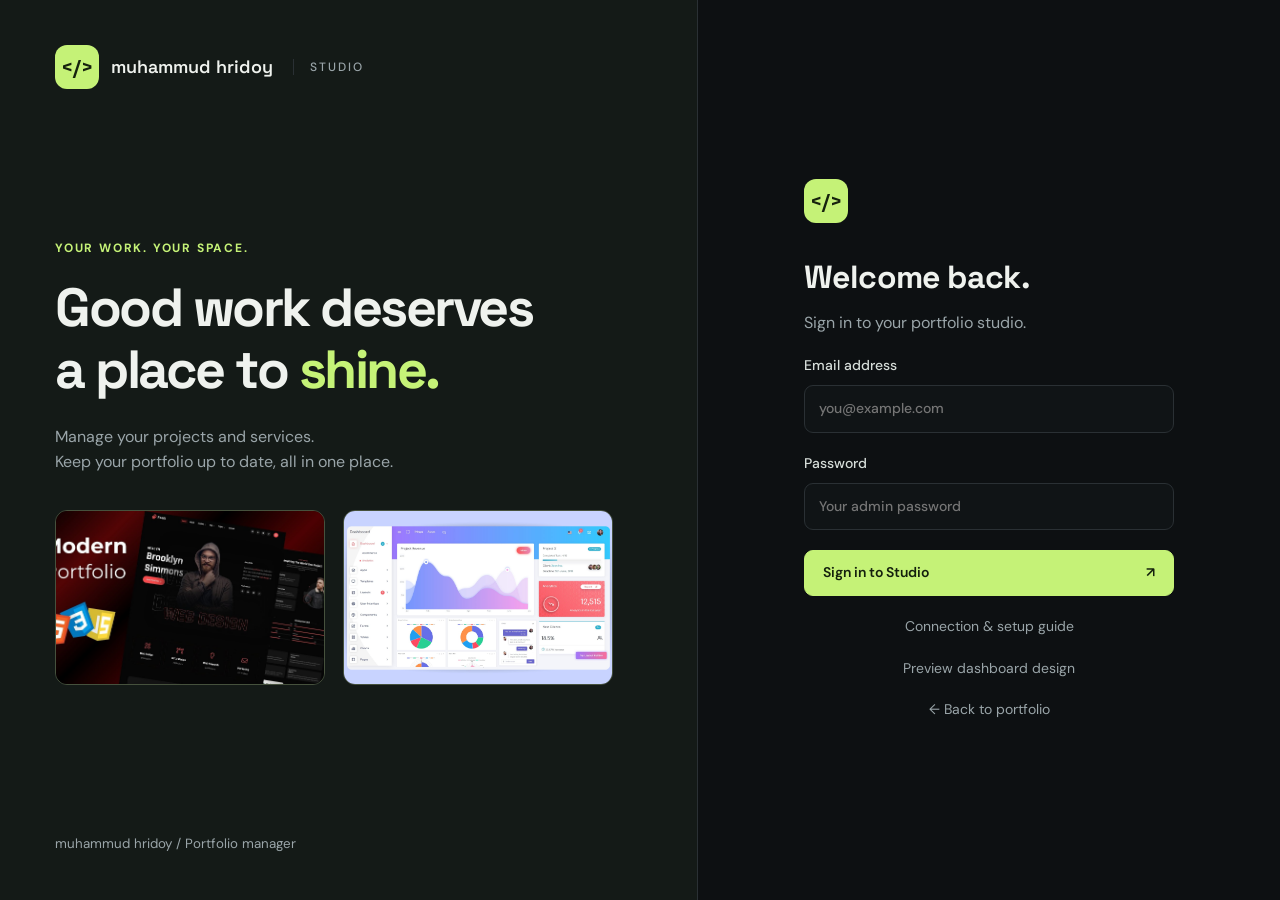
<file: admin/index.html>
<!doctype html>
<html lang="en"><head><meta charset="utf-8"><meta name="viewport" content="width=device-width,initial-scale=1"><meta name="robots" content="noindex,nofollow"><title>Studio · muhammud hridoy</title><link rel="icon" href="../src/img/favicon.png"><link rel="stylesheet" href="../cms/admin.css?v=category-bar-6"></head>
<body>
<div id="login" class="login-layout">
  <section class="login-intro"><a class="brand" href="../index.html"><span class="brand-mark">&lt;/&gt;</span> muhammud hridoy<span class="brand-label">STUDIO</span></a><div><p class="eyebrow">YOUR WORK. YOUR SPACE.</p><h1>Good work deserves<br>a place to <em>shine.</em></h1><p>Manage your projects and services.<br>Keep your portfolio up to date, all in one place.</p><div class="login-samples"><img src="../src/img/project1.jpg" alt="Your portfolio project"><img src="../src/img/project2.jpg" alt="Your dashboard project"></div></div><small>muhammud hridoy / Portfolio manager</small></section>
  <section class="login-side"><form id="login-form" class="login-card"><span class="brand-mark">&lt;/&gt;</span><h2>Welcome back.</h2><p>Sign in to your portfolio studio.</p><label>Email address<input id="email" type="email" autocomplete="username" placeholder="you@example.com" required></label><label>Password<input id="password" type="password" autocomplete="current-password" placeholder="Your admin password" minlength="6" required></label><p id="login-error" class="error" role="alert"></p><button class="btn primary" id="login-button">Sign in to Studio <span aria-hidden="true">↗</span></button><div id="setup-hint" class="notice" hidden>First time here? Connect your free Supabase project to enable sign-in and saving.</div><button type="button" class="text-button" id="open-setup">Connection & setup guide</button><button type="button" class="text-button" id="preview-button">Preview dashboard design</button><a class="back-link" href="../index.html">← Back to portfolio</a></form></section>
</div>
<div id="app" class="app" hidden>
  <aside class="sidebar"><a class="brand" href="../index.html"><span class="brand-mark">&lt;/&gt;</span><span>muhammud hridoy<small>PORTFOLIO STUDIO</small></span></a><div class="nav-caption">WORKSPACE</div><nav aria-label="Dashboard"><button data-page="overview" class="nav-item active"><span data-icon="grid"></span>Overview</button><button data-page="projects" class="nav-item"><span data-icon="folder"></span>Projects<span id="nav-project-count" class="nav-count">0</span></button><button data-page="services" class="nav-item"><span data-icon="layers"></span>Services<span id="nav-service-count" class="nav-count">0</span></button><button data-page="categories" class="nav-item"><span data-icon="layers"></span>Categories</button><button data-page="setup" class="nav-item"><span data-icon="settings"></span>Setup</button></nav><div class="sidebar-bottom"><a class="portfolio-link" href="../index.html" target="_blank" rel="noopener">View portfolio <span aria-hidden="true">↗</span></a><div class="account"><span class="avatar">HC</span><span class="account-info"><strong>muhammud hridoy</strong><small id="account-label">Design preview</small></span><button id="logout" class="icon-btn" title="Sign out" aria-label="Sign out"><span data-icon="logout"></span></button></div></div></aside>
  <div class="workspace"><header class="topbar"><span class="breadcrumb">Workspace <span>/</span> <strong id="breadcrumb">Overview</strong></span><div class="topbar-right"><span id="connection" class="connection">Preview</span><a href="../index.html" target="_blank" rel="noopener" class="text-button">Open site ↗</a></div></header><div id="preview-banner" class="preview-banner" hidden>Design preview · Changes cannot be saved until Supabase is connected. <button data-page="setup">Set up your account →</button></div><main id="main" tabindex="-1"></main></div>
</div>
<dialog id="editor" class="editor"><form id="entry-form"><header class="dialog-head"><div><p class="eyebrow" id="editor-kicker">YOUR PORTFOLIO</p><h2 id="editor-title">Add project</h2></div><button type="button" class="icon-btn" id="close-editor" aria-label="Close editor">✕</button></header><div class="editor-body"><div class="editor-fields"><label>Title <span class="required">*</span><input name="title" maxlength="100" placeholder="e.g. Restaurant website" required></label><label>Short description <span class="required">*</span><textarea name="description" rows="4" maxlength="350" placeholder="What did you build, and what does it do?" required></textarea><span class="field-help"><span id="char-count">0</span> / 350 characters</span></label><label id="category-field">Website category<select name="category"><option>Portfolio</option><option>Dashboard</option><option>Restaurant</option><option>E-commerce</option><option>Business</option><option>Landing Page</option><option>Other</option></select><span class="field-help">Controls the category filter on your website.</span></label><label>Skills / technologies<input name="tags" placeholder="React, Node.js, Tailwind CSS"><span class="field-help">Separate each skill with a comma. Up to 12 skills.</span></label><div id="project-links" class="field-row"><label>Live demo link<input name="demo_url" type="url" placeholder="https://your-project.com"></label><label>Purchase / source link<input name="source_url" type="url" placeholder="https://..."></label></div><div class="field-row"><label>Visibility<select name="status"><option value="published">Published — visible on your site</option><option value="draft">Draft — only in your dashboard</option></select></label><label>Display order<input name="sort_order" type="number" min="0" max="9999" value="1" required><span class="field-help">Lower numbers appear first.</span></label></div></div><aside class="editor-preview"><div id="image-field"><label for="image-file">Project cover <span class="required">*</span></label><label class="upload-zone" id="drop-zone" for="image-file"><span data-icon="upload"></span><strong>Choose an image</strong><span>or drag & drop it here</span><small>JPG, PNG, WebP · Up to 10 MB<br>Automatically resized for faster loading</small><input id="image-file" type="file" accept="image/jpeg,image/png,image/webp"></label><p id="image-label" class="field-help"></p></div><p class="eyebrow preview-label">CARD PREVIEW</p><article class="mini-card"><div id="card-image-wrap"><img id="card-image" alt="Project cover preview" hidden><div id="card-placeholder" class="cover-placeholder"><span data-icon="image"></span></div></div><div class="mini-copy"><h3 id="card-title">Your next great project</h3><p id="card-description">Your short description will appear here.</p><div id="card-tags" class="tags"><span>Skills</span></div></div></article></aside></div><footer class="dialog-footer"><p id="form-error" class="error" role="alert"></p><div><button type="button" class="btn" id="cancel-editor">Cancel</button><button type="submit" class="btn primary" id="save-button">Save project</button></div></footer></form></dialog>
<dialog id="delete-dialog" class="confirm-dialog"><h2>Delete this item?</h2><p id="delete-copy"></p><p>This removes it from your portfolio and dashboard.</p><p id="delete-error" class="error" role="alert"></p><div class="actions"><button id="cancel-delete" class="btn">Keep item</button><button id="confirm-delete" class="btn danger">Delete item</button></div></dialog>
<div id="toast" class="toast" role="status" hidden></div><script type="module" src="../cms/admin.js?v=category-bar-6"></script>
</body></html>
</file>
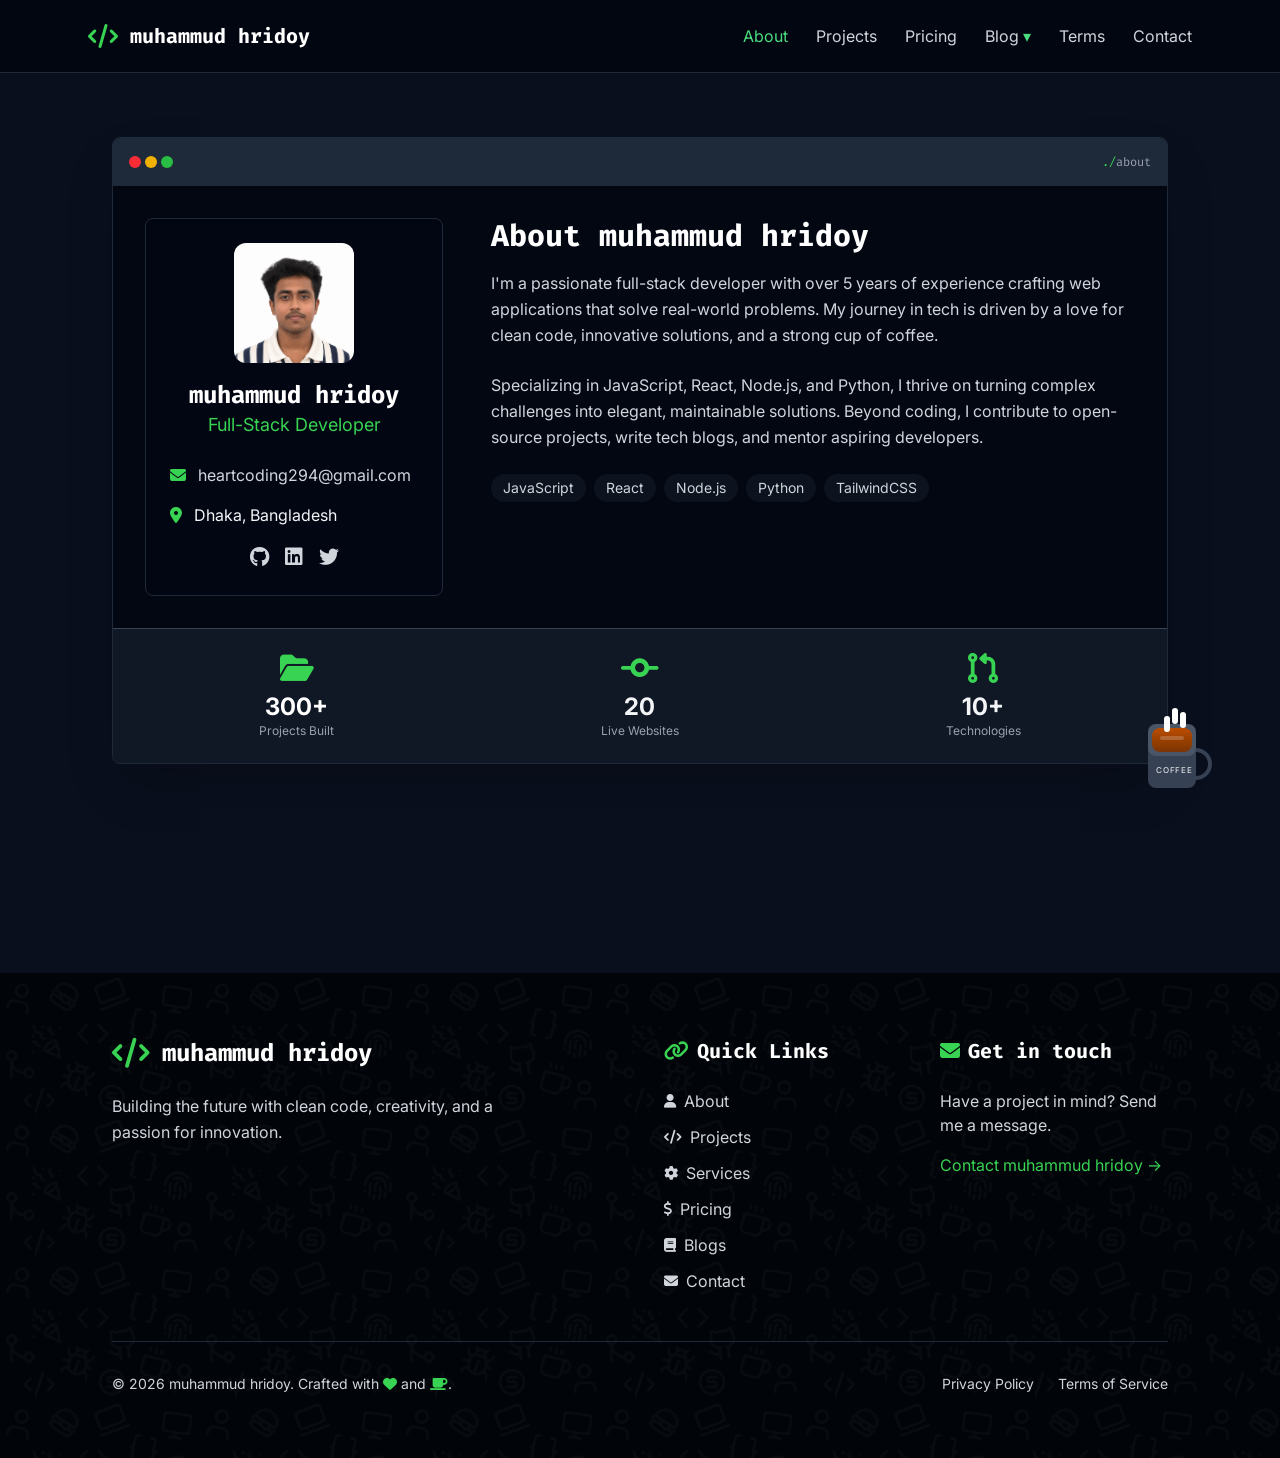
<file: about.html>
<!DOCTYPE html>
<html lang="en">
<head>
    <meta charset="UTF-8">
    <meta name="viewport" content="width=device-width, initial-scale=1.0">
    <title>About · muhammud hridoy</title>
    <!-- Custom styles--->
    <link rel="stylesheet" href="src/css/style.css">
    <link rel="shortcut icon" type="image/x-icon" href="src/img/favicon.png" />
    <link href="https://fonts.googleapis.com/css2?family=Fira+Code:wght@400;500;700&amp;family=Inter:wght@300;400;700;900&amp;display=swap" rel="stylesheet" />
    <link href="https://cdnjs.cloudflare.com/ajax/libs/font-awesome/6.3.0/css/all.min.css" rel="stylesheet">
<link rel="stylesheet" href="cms/public.css?v=category-bar-6">
<link rel="stylesheet" href="cms/navigation.css?v=nav-7"><script src="cms/navigation.js?v=nav-7" defer></script></head>
<body class="bg-gray-950 text-gray-100 font-sans">
    <header class="sticky top-0 z-50 bg-gray-950/95 backdrop-blur-sm border-b border-gray-800" x-data="{ open: false}">
        <nav class="hc-nav" aria-label="Main navigation"><a href="index.html" class="flex layhetgsjdcb gap-3">
                <i class="fas fa-code text-green-400 text-2xl led-glow"></i>
                <span class="text-xl font-bold text-white font-code">muhammud hridoy</span>
            </a><div class="hc-desktop-nav"><div class="hc-nav-links"><a href="about.html" aria-current="page">About</a><a href="projects.html">Projects</a><a href="pricing.html">Pricing</a><details class="hc-blog-menu"><summary>Blog</summary><div class="hc-blog-links"><a href="blogs.html">Blog</a><a href="blog-detail.html">Blog Details</a></div></details><a href="terms.html">Terms</a><a href="contact.html">Contact</a></div></div><details class="hc-mobile-nav"><summary>Menu ☰</summary><div class="hc-nav-links"><a href="about.html" aria-current="page">About</a><a href="projects.html">Projects</a><a href="pricing.html">Pricing</a><details class="hc-blog-menu"><summary>Blog</summary><div class="hc-blog-links"><a href="blogs.html">Blog</a><a href="blog-detail.html">Blog Details</a></div></details><a href="terms.html">Terms</a><a href="contact.html">Contact</a></div></details></nav>
    </header>

    <main class="relative min-h-screen bg-gray-900/50 mklausjenrhtm">
        <!-- Code Editor Layout -->
        <section class="relative py-16 dkslaoeyhnmj lg:px-12 max-w-6xl mx-auto z-10">
            <!-- Editor Window -->
            <div class="bg-gray-950 rounded-lg border border-gray-800 shadow-2xl mklausjenrhtm">
                <!-- Editor Header (Window Controls) -->
                <div class="bg-gray-800 p-4 flex layhetgsjdcb gap-2">
                    <div class="flex gap-1">
                        <div class="w-3 h-3 bg-red-500 boalstehwqbj"></div>
                        <div class="w-3 h-3 bg-yellow-500 boalstehwqbj"></div>
                        <div class="w-3 h-3 bg-green-500 boalstehwqbj"></div>
                    </div>
                    <div class="text-xs text-gray-400 font-code ms-auto"><span class="text-green-400">./</span>about</div>
                </div>

                <!-- Editor Content -->
                <div class="p-8 grid grid-cols-1 lg:paklemdnhatg gap-12">
                    <!-- Left Sidebar: Profile Card -->
                    <div class="lg:col-span-1 bg-gray-950/50 p-6 rounded-lg border border-gray-800">
                        <div class="text-center mb-6 opacity-0" x-data="{ visible: false }" x-intersect.once="visible = true" x-bind:class="visible ? 'animated fadeInUp delay100' : 'opacity-0'">
<div class="mx-auto mb-4" style="width:120px; height:120px; border-radius:12px; overflow:hidden;">
    <img src="src/img/male2.jpg" alt="muhammud hridoy" style="width:100%; height:100%; object-fit:cover; object-position:center top;">
</div>
                            <h2 class="text-2xl font-bold font-code text-white">muhammud hridoy</h2>
                            <p class="text-green-400 text-lg">Full-Stack Developer</p>
                        </div>
                        <div class="space-y-4 opacity-0" x-data="{ visible: false }" x-intersect.once="visible = true" x-bind:class="visible ? 'animated fadeInUp delay200' : 'opacity-0'">
                            <div class="flex layhetgsjdcb gap-3">
                                <i class="fas fa-envelope text-green-400 led-glow"></i>
                                <a href="mailto:heartcoding294@gmail.com" class="text-gray-300 hover:text-green-400">heartcoding294@gmail.com</a>
                            </div>
                            <div class="flex layhetgsjdcb gap-3">
                                <i class="fas fa-map-marker-alt text-green-400 led-glow"></i>
                                <span>Dhaka, Bangladesh</span>
                            </div>
                            <div class="flex spoathnmkles yhansklopals">
                                <a href="https://github.com/" target="_blank" class="text-gray-300 hover:text-green-400 text-xl transition-transform hover:scale-110">
                                    <i class="fab fa-github"></i>
                                </a>
                                <a href="https://linkedin.com/in/" target="_blank" class="text-gray-300 hover:text-green-400 text-xl transition-transform hover:scale-110">
                                    <i class="fab fa-linkedin"></i>
                                </a>
                                <a href="https://twitter.com/" target="_blank" class="text-gray-300 hover:text-green-400 text-xl transition-transform hover:scale-110">
                                    <i class="fab fa-twitter"></i>
                                </a>
                            </div>
                        </div>
                    </div>

                    <!-- Main Content: About Text -->
                    <div class="lg:col-span-2 space-y-6">
                        <h3 class="text-3xl font-bold font-code text-white mb-4 opacity-0" x-data="{ visible: false }" x-intersect.once="visible = true" x-bind:class="visible ? 'animated fadeInLeft delay100' : 'opacity-0'">
                            About muhammud hridoy
                        </h3>
                        <p class="text-gray-300 leading-relaxed opacity-0" x-data="{ visible: false }" x-intersect.once="visible = true" x-bind:class="visible ? 'animated fadeInLeft delay200' : 'opacity-0'">
                            I'm a passionate full-stack developer with over 5 years of experience crafting web applications that solve real-world problems. My journey in tech is driven by a love for clean code, innovative solutions, and a strong cup of coffee.
                        </p>
                        <p class="text-gray-300 leading-relaxed opacity-0" x-data="{ visible: false }" x-intersect.once="visible = true" x-bind:class="visible ? 'animated fadeInLeft delay300' : 'opacity-0'">
                            Specializing in JavaScript, React, Node.js, and Python, I thrive on turning complex challenges into elegant, maintainable solutions. Beyond coding, I contribute to open-source projects, write tech blogs, and mentor aspiring developers.
                        </p>
                        <div class="flex flex-wrap justify-center gap-2 mt-4 opacity-0" x-data="{ visible: false }" x-intersect.once="visible = true" x-bind:class="visible ? 'animated fadeInLeft delay300' : 'opacity-0'">
                            <span class="px-3 py-1 bg-gray-700/20 text-gray-300 boalstehwqbj text-sm">JavaScript</span>
                            <span class="px-3 py-1 bg-gray-700/20 text-gray-300 boalstehwqbj text-sm">React</span>
                            <span class="px-3 py-1 bg-gray-700/20 text-gray-300 boalstehwqbj text-sm">Node.js</span>
                            <span class="px-3 py-1 bg-gray-700/20 text-gray-300 boalstehwqbj text-sm">Python</span>
                            <span class="px-3 py-1 bg-gray-700/20 text-gray-300 boalstehwqbj text-sm">TailwindCSS</span>
                        </div>
                    </div>
                </div>

                <!-- Editor Footer: Stats -->
                <div class="bg-gray-800/50 p-6 border-t border-gray-700">
                    <div class="grid grid-cols-1 sm:paklemdnhatg cklsoitaghrv text-center">
                        <div class="opacity-0" x-data="{ visible: false }" x-intersect.once="visible = true" x-bind:class="visible ? 'animated fadeInUp delay100' : 'opacity-0'">
                            <i class="fas fa-folder-open text-green-400 text-3xl mb-2 led-glow"></i>
                            <div class="text-2xl font-bold text-white">300+</div>
                            <div class="text-xs text-gray-400">Projects Built</div>
                        </div>
                        <div class="opacity-0" x-data="{ visible: false }" x-intersect.once="visible = true" x-bind:class="visible ? 'animated fadeInUp delay200' : 'opacity-0'">
                            <i class="fas fa-code-commit text-green-400 text-3xl mb-2 led-glow"></i>
                            <div class="text-2xl font-bold text-text-white">20</div>
                            <div class="text-xs text-gray-400">Live Websites</div>
                        </div>
                        <div class="opacity-0" x-data="{ visible: false }" x-intersect.once="visible = true" x-bind:class="visible ? 'animated fadeInUp delay300' : 'opacity-0'">
                            <i class="fas fa-code-pull-request text-green-400 text-3xl mb-2 led-glow"></i>
                            <div class="text-2xl font-bold text-text-white">10+</div>
                            <div class="text-xs text-gray-400">Technologies</div>
                        </div>
                    </div>
                </div>
            </div>

            <!-- Coffee Cup -->
            <div class="absolute bottom-10 right-5 w-12 h-16 opacity-0" x-data="{ visible: false }" x-intersect.once="visible = true" x-bind:class="visible ? 'animated fadeInUp delay100' : 'opacity-0'">
                <div class="absolute -right-4 top-6 h-8 w-8 border-4 border-gray-700 rounded-r-full"></div>
                <div class="absolute bottom-0 w-full h-10 bg-gray-700 rounded-b-lg"></div>
                <div class="absolute bottom-8 w-full h-8 bg-gray-600 rounded-lg">
                    <div class="absolute inset-1 rounded-lg bg-gradient-to-b from-amber-700 to-amber-900"></div>
                </div>
                <div class="absolute w-6 h-1 bg-white/20 boalstehwqbj left-3 top-3"></div>
                <div class="absolute w-1.5 h-4 bg-white bg-opacity-30 boalstehwqbj left-4 -top-2 steam steam1"></div>
                <div class="absolute w-1.5 h-4 bg-white bg-opacity-30 boalstehwqbj left-6 -top-4 steam steam2"></div>
                <div class="absolute w-1.5 h-4 bg-white bg-opacity-30 boalstehwqbj left-8 -top-3 steam steam3"></div>
                <div class="absolute left-2 bottom-3 text-[8px] tracking-widest">COFFEE</div>
            </div>
        </section>
    </main>

    <!-- footer -->
    <footer class="bg-dark py-16 relative mklausjenrhtm">
        <!-- pattern -->
        <div class="absolute inset-0 bg-hero opacity-[.03]"></div>
        <div class="max-w-6xl mx-auto dkslaoeyhnmj lg:px-12 relative z-10">
            <div class="grid grid-cols-1 md:hansjkeyrnbv gap-12">
                <div class="space-y-6 md:col-span-2">
                    <h3 class="flex layhetgsjdcb gap-3">
                        <i class="fas fa-code text-green-400 text-3xl led-glow"></i>
                        <span class="text-2xl font-bold text-white font-code">muhammud hridoy</span>
                    </h3>
                    <p class="text-gray-300 leading-relaxed pe-6 lg:pe-16">
                        Building the future with clean code, creativity, and a passion for innovation.
                    </p>
                    <div class="flex gap-5">
                        
                        
                        
                        
                    </div>
                </div>
                <div>
                    <h3 class="text-xl font-bold font-code text-white mb-6 flex layhetgsjdcb gap-2">
                        <i class="fas fa-link text-green-400"></i> Quick Links
                    </h3>
                    <ul class="space-y-3">
                        <li><a href="about.html" class="text-gray-300 hover:text-green-400 transition-colors flex layhetgsjdcb gap-2"><i class="fas fa-user text-sm"></i> About</a></li>
                        <li><a href="projects.html" class="text-gray-300 hover:text-green-400 transition-colors flex layhetgsjdcb gap-2"><i class="fas fa-code text-sm"></i> Projects</a></li>
                        <li><a href="services.html" class="text-gray-300 hover:text-green-400 transition-colors flex layhetgsjdcb gap-2"><i class="fas fa-gear text-sm"></i> Services</a></li>
                        <li><a href="pricing.html" class="text-gray-300 hover:text-green-400 transition-colors flex layhetgsjdcb gap-2"><i class="fas fa-dollar text-sm"></i> Pricing</a></li>
                        <li><a href="blogs.html" class="text-gray-300 hover:text-green-400 transition-colors flex layhetgsjdcb gap-2"><i class="fas fa-book text-sm"></i> Blogs</a></li>
                        <li><a href="contact.html" class="text-gray-300 hover:text-green-400 transition-colors flex layhetgsjdcb gap-2"><i class="fas fa-envelope text-sm"></i> Contact</a></li>
                    </ul>
                </div>
                <div>
                    <h3 class="text-xl font-bold font-code text-white mb-6 flex layhetgsjdcb gap-2">
                        <i class="fas fa-envelope text-green-400"></i> Get in touch
                    </h3>
                    <p class="text-gray-300 mb-4">Have a project in mind? Send me a message.</p>
                    <a href="contact.html" class="text-green-400">Contact muhammud hridoy →</a>
                </div>
            </div>

            <div class="mt-12 pt-8 border-t border-gray-800 flex ioajsklehsnm md:klsuaonrmcha vlaoethsnkma layhetgsjdcb spoathnmkles">
                <p class="text-gray-300 text-sm">&copy; <script>document.write(new Date().getFullYear());</script> muhammud hridoy. Crafted with <i class="fas fa-heart text-green-400"></i> and <i class="fas fa-coffee text-green-400"></i>.</p>
                <div class="flex cklsoitaghrv text-gray-300 text-sm">
                    <a href="privacy.html" class="hover:text-green-400 transition-colors">Privacy Policy</a>
                    <a href="terms.html" class="hover:text-green-400 transition-colors">Terms of Service</a>
                </div>
            </div>
        </div>
    </footer>

    <!-- Back to Top Button -->
    <button 
        id="back-to-top" class="fixed bottom-6 end-6 bg-gray-800 border border-green-600 font-bold size-10 flex layhetgsjdcb yhansklopals boalstehwqbj opacity-0 invisible transition-all duration-300 z-50"
        style="display: none;" title="Back to Top">
        <svg class="size-6 mx-auto" fill="none" stroke="currentColor" viewBox="0 0 24 24" xmlns="http://www.w3.org/2000/svg">
            <path stroke-linecap="round" stroke-linejoin="round" stroke-width="2" d="M5 10l7-7m0 0l7 7m-7-7v18"></path>
        </svg>
    </button>

    <!-- intersect -->
    <script defer src="vendors/@alpinejs/intersect/dist/cdn.min.js"></script>
    <!-- alpine js -->
    <script src="vendors/alpinejs/dist/cdn.min.js" defer></script>

    <script>
    document.addEventListener('DOMContentLoaded', () => {
        // Back to top and smooth scroll
        const backToTopButton = document.getElementById('back-to-top');

        window.addEventListener('scroll', () => {
            if (window.scrollY > 300) {
                backToTopButton.style.display = 'block';
                backToTopButton.classList.remove('opacity-0', 'invisible');
                backToTopButton.classList.add('opacity-100', 'visible');
            } else {
                backToTopButton.classList.remove('opacity-100', 'visible');
                backToTopButton.classList.add('opacity-0', 'invisible');
                setTimeout(() => {
                    if (window.scrollY <= 300) {
                        backToTopButton.style.display = 'none';
                    }
                }, 300);
            }
        });
        backToTopButton.addEventListener('click', () => {
            window.scrollTo({
                top: 0,
                behavior: 'smooth'
            });
        });
    });
    </script>
<script type="module" src="cms/public.js?v=category-bar-6"></script>
</body>

</html>
</file>
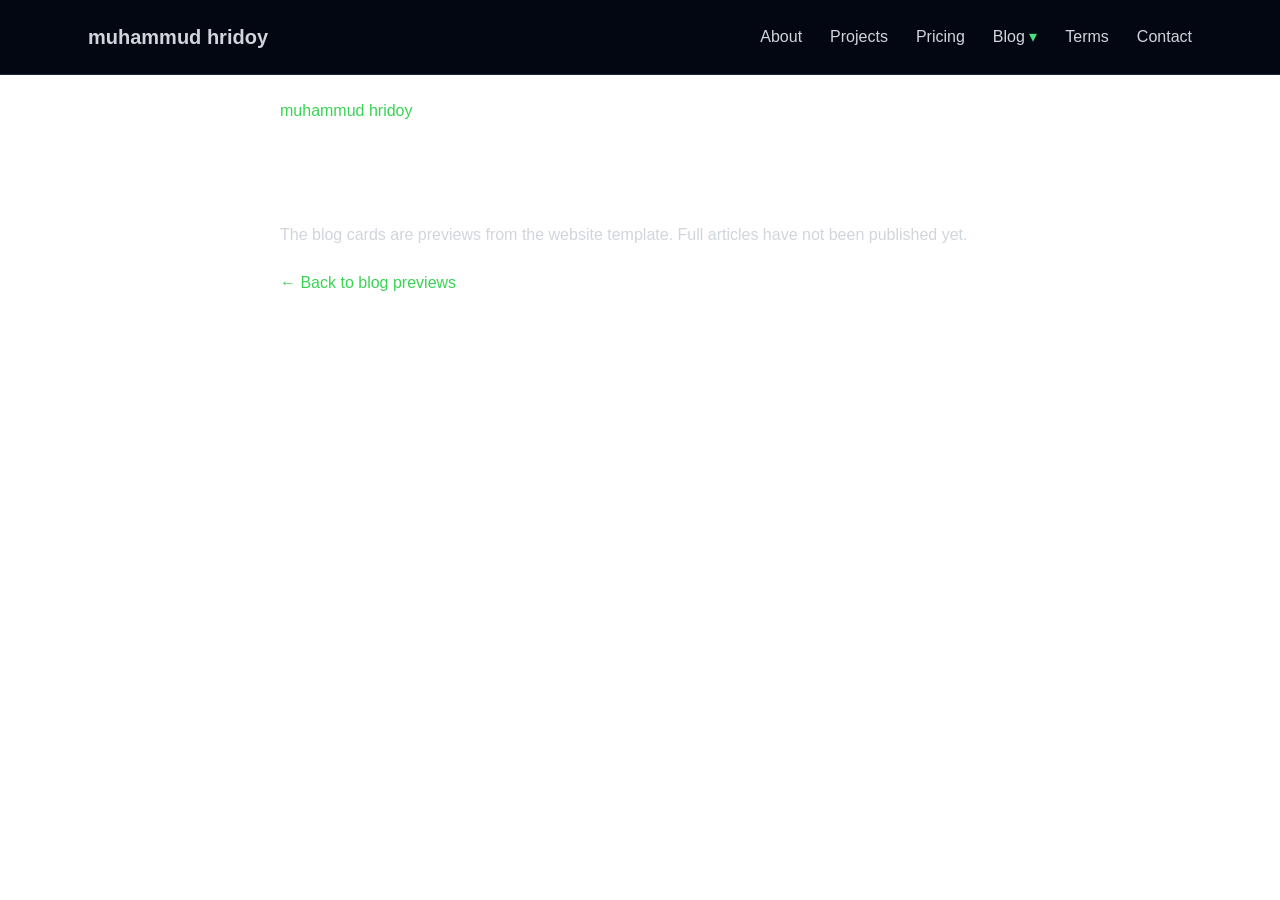
<file: blog-detail.html>
<!doctype html><html lang="en"><head><meta charset="utf-8"><meta name="viewport" content="width=device-width,initial-scale=1"><title>Article coming soon · muhammud hridoy</title><link rel="stylesheet" href="src/css/style.css"><link rel="stylesheet" href="cms/navigation.css?v=nav-7"><script src="cms/navigation.js?v=nav-7" defer></script></head><body class="bg-gray-900 text-white"><header class="sticky top-0 z-50 bg-gray-950 border-b border-gray-800"><nav class="hc-nav" aria-label="Main navigation"><a href="index.html" class="hc-nav-brand">muhammud hridoy</a><div class="hc-desktop-nav"><div class="hc-nav-links"><a href="about.html">About</a><a href="projects.html">Projects</a><a href="pricing.html">Pricing</a><details class="hc-blog-menu"><summary>Blog</summary><div class="hc-blog-links"><a href="blogs.html">Blog</a><a href="blog-detail.html" aria-current="page">Blog Details</a></div></details><a href="terms.html">Terms</a><a href="contact.html">Contact</a></div></div><details class="hc-mobile-nav"><summary>Menu ☰</summary><div class="hc-nav-links"><a href="about.html">About</a><a href="projects.html">Projects</a><a href="pricing.html">Pricing</a><details class="hc-blog-menu"><summary>Blog</summary><div class="hc-blog-links"><a href="blogs.html">Blog</a><a href="blog-detail.html" aria-current="page">Blog Details</a></div></details><a href="terms.html">Terms</a><a href="contact.html">Contact</a></div></details></nav></header><main class="max-w-3xl mx-auto p-6"><a href="index.html" class="text-green-400">muhammud hridoy</a><h1 class="text-3xl font-bold mt-10 mb-6">Article coming soon</h1><p class="text-gray-300 mb-6">The blog cards are previews from the website template. Full articles have not been published yet.</p><a href="blogs.html" class="text-green-400">← Back to blog previews</a></main></body></html>
</file>
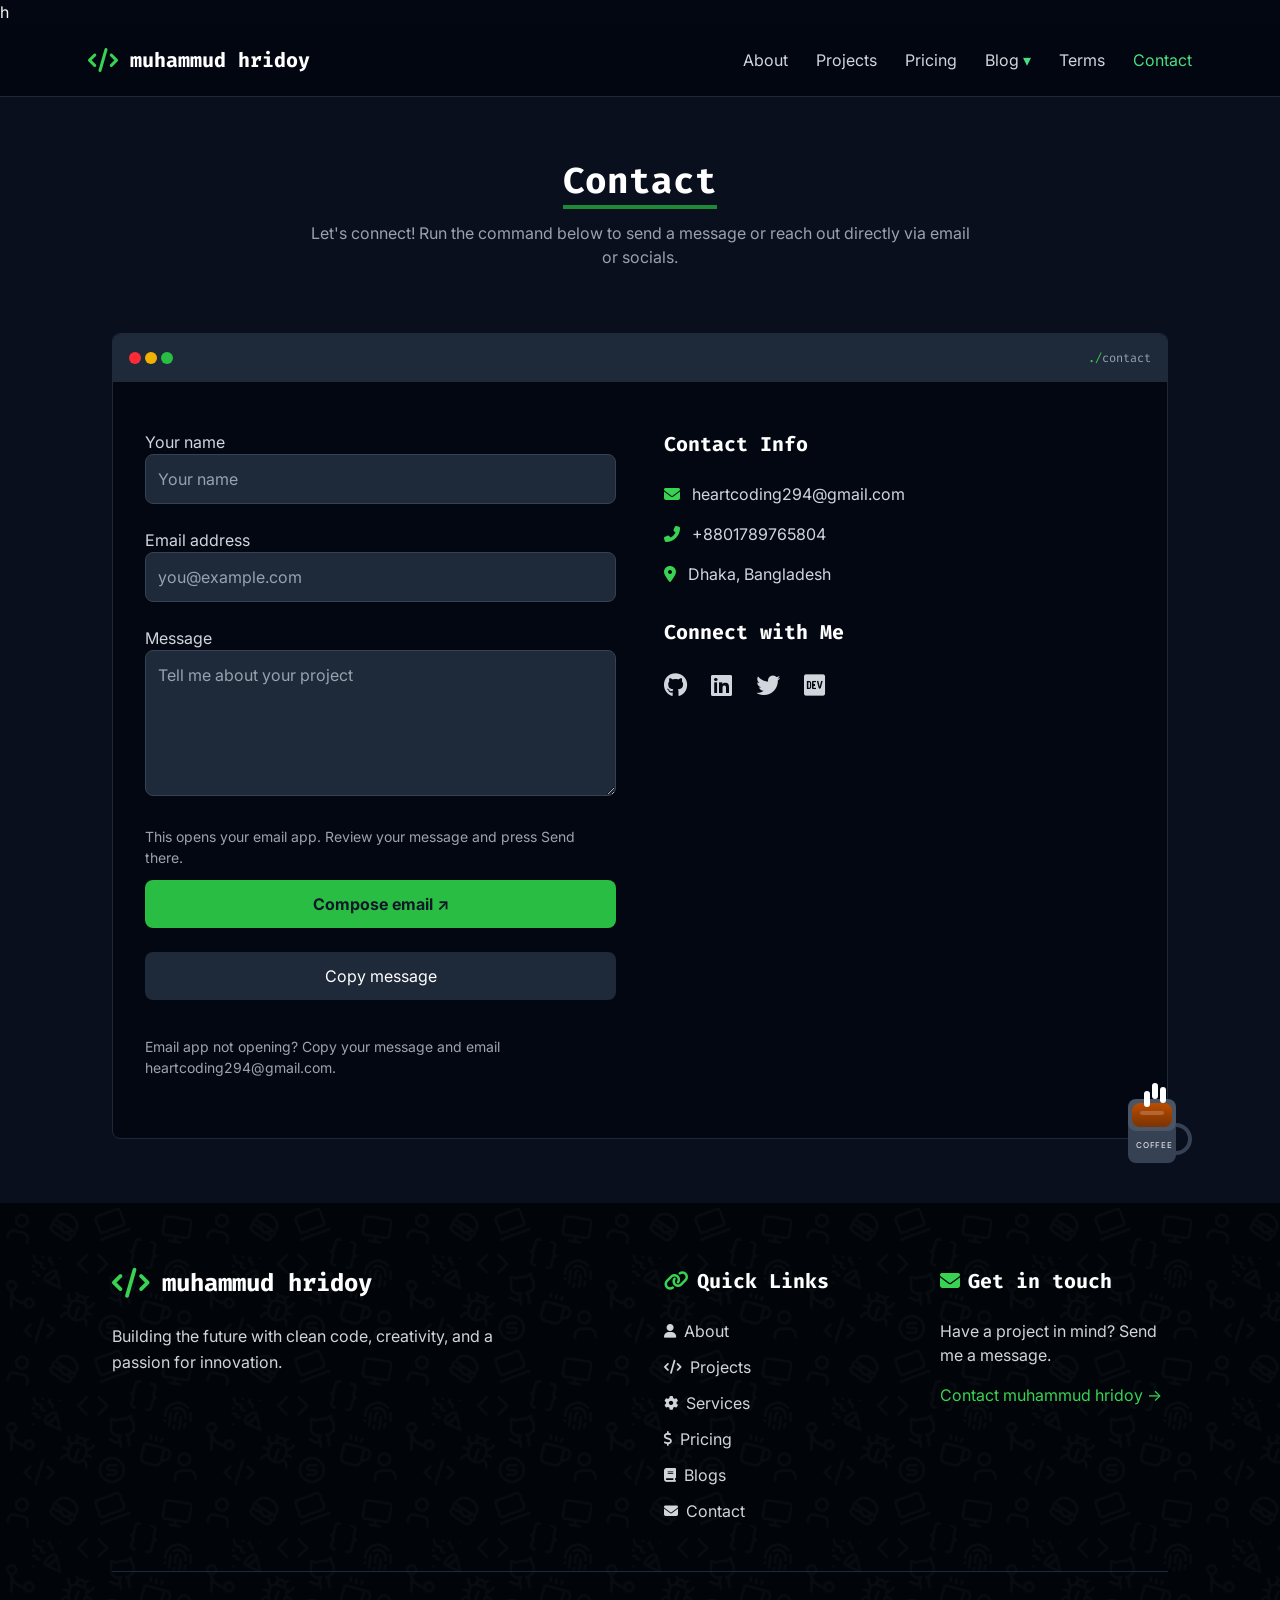
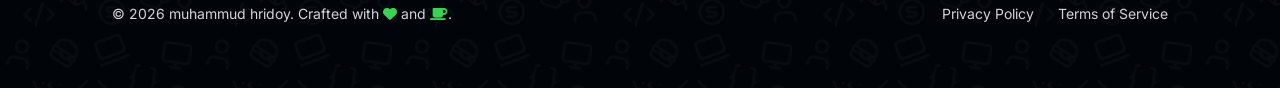
<file: contact.html>
<!DOCTYPE html>
<html lang="en">

<!-- Mirrored from portfolio.tailwindtemplate.net/devpro/contact.html by HTTrack Website Copier/3.x [XR&CO'2014], Mon, 25 Aug 2025 17:18:35 GMT -->
<head>
    <meta charset="UTF-8">
    <meta name="viewport" content="width=device-width, initial-scale=1.0">
    <title>Contact · muhammud hridoy</title>
    <!-- Custom styles--->
    <link rel="stylesheet" href="src/css/style.css">
    <link rel="shortcut icon" type="image/x-icon" href="src/img/favicon.png" />
    <link href="https://fonts.googleapis.com/css2?family=Fira+Code:wght@400;500;700&amp;family=Inter:wght@300;400;700;900&amp;display=swap" rel="stylesheet" />
    <link href="https://cdnjs.cloudflare.com/ajax/libs/font-awesome/6.3.0/css/all.min.css" rel="stylesheet">
<link rel="stylesheet" href="cms/public.css?v=category-bar-6">
<link rel="stylesheet" href="cms/navigation.css?v=nav-7"><script src="cms/navigation.js?v=nav-7" defer></script></head>
h
<body class="bg-gray-950 text-gray-100 font-sans">
    <header class="sticky top-0 z-50 bg-gray-950/95 backdrop-blur-sm border-b border-gray-800" x-data="{ open: false}">
        <nav class="hc-nav" aria-label="Main navigation"><a href="index.html" class="flex layhetgsjdcb gap-3">
                <i class="fas fa-code text-green-400 text-2xl led-glow"></i>
                <span class="text-xl font-bold text-white font-code">muhammud hridoy</span>
            </a><div class="hc-desktop-nav"><div class="hc-nav-links"><a href="about.html">About</a><a href="projects.html">Projects</a><a href="pricing.html">Pricing</a><details class="hc-blog-menu"><summary>Blog</summary><div class="hc-blog-links"><a href="blogs.html">Blog</a><a href="blog-detail.html">Blog Details</a></div></details><a href="terms.html">Terms</a><a href="contact.html" aria-current="page">Contact</a></div></div><details class="hc-mobile-nav"><summary>Menu ☰</summary><div class="hc-nav-links"><a href="about.html">About</a><a href="projects.html">Projects</a><a href="pricing.html">Pricing</a><details class="hc-blog-menu"><summary>Blog</summary><div class="hc-blog-links"><a href="blogs.html">Blog</a><a href="blog-detail.html">Blog Details</a></div></details><a href="terms.html">Terms</a><a href="contact.html" aria-current="page">Contact</a></div></details></nav>
    </header>

     <main class="relative min-h-screen bg-gray-900/50 mklausjenrhtm">
        <!-- Contact Section -->
        <section class="py-16 dkslaoeyhnmj lg:px-12 max-w-6xl mx-auto relative z-10">
            <!-- Section Header -->
            <div class="text-center mb-16">
                <h2 class="text-3xl lg:text-4xl font-bold font-code inline-block relative text-white mb-1 opacity-0" x-data="{ visible: false }" x-intersect.once="visible = true" x-bind:class="visible ? 'animated fadeInUp delay100' : 'opacity-0'">
                    Contact
                    <div class="absolute -bottom-2 left-0 w-full h-1 bg-green-500 opacity-70"></div>
                </h2>
                <p class="text-gray-400 mt-4 max-w-2xl mx-auto opacity-0" x-data="{ visible: false }" x-intersect.once="visible = true" x-bind:class="visible ? 'animated fadeInUp delay200' : 'opacity-0'">
                    Let's connect! Run the command below to send a message or reach out directly via email or socials.
                </p>
            </div>

            <!-- Contact Form (Terminal Window) -->
            <div class="bg-gray-950 rounded-lg border border-gray-800 terminal-shadow mklausjenrhtm opacity-0" x-data="{ visible: false }" x-intersect.once="visible = true" x-bind:class="visible ? 'animated fadeInUp delay100' : 'opacity-0'">
                <!-- Terminal Header -->
                <div class="bg-gray-800 p-4 flex layhetgsjdcb gap-2">
                    <div class="flex gap-1">
                        <div class="w-3 h-3 bg-red-500 boalstehwqbj"></div>
                        <div class="w-3 h-3 bg-yellow-500 boalstehwqbj"></div>
                        <div class="w-3 h-3 bg-green-500 boalstehwqbj"></div>
                    </div>
                    <div class="text-xs text-gray-400 font-code ms-auto"><span class="text-green-400">./</span>contact</div>
                </div>

                <div class="grid grid-cols-1 lg:grid-cols-2 gap-12 relative py-12 maksueyropls">
                    <!-- Form -->
                    <form data-hc-contact class="space-y-6"><label class="block text-gray-300">Your name<input name="name" autocomplete="name" required maxlength="100" class="w-full p-3 bg-gray-800 border border-gray-700 rounded-lg" placeholder="Your name"></label><label class="block text-gray-300">Email address<input name="email" type="email" autocomplete="email" required class="w-full p-3 bg-gray-800 border border-gray-700 rounded-lg" placeholder="you@example.com"></label><label class="block text-gray-300">Message<textarea name="message" required maxlength="3000" rows="5" class="w-full p-3 bg-gray-800 border border-gray-700 rounded-lg" placeholder="Tell me about your project"></textarea></label><p class="hc-form-note">This opens your email app. Review your message and press Send there.</p><button type="submit" class="w-full p-3 bg-green-500 text-gray-900 font-bold rounded-lg">Compose email ↗</button><button type="button" data-hc-copy class="w-full p-3 bg-gray-800 text-white rounded-lg">Copy message</button><p class="hc-form-note">Email app not opening? Copy your message and email <a href="mailto:heartcoding294@gmail.com">heartcoding294@gmail.com</a>.</p><p role="status" class="hc-form-status"></p></form>

                    <!-- Contact Info & Social Links -->
                    <div class="space-y-8">
                        <!-- Contact Info -->
                        <div class="relative">
                            <h3 class="text-xl font-bold font-code text-white mb-6 flex layhetgsjdcb gap-2">
                                Contact Info
                            </h3>
                            <ul class="space-y-4 text-gray-300">
                                <li class="flex layhetgsjdcb gap-3">
                                    <i class="fas fa-envelope text-green-400"></i>
                                    <a href="mailto:heartcoding294@gmail.com" class="hover:text-green-400 transition-colors">heartcoding294@gmail.com</a>
                                </li>
                                <li class="flex layhetgsjdcb gap-3">
                                    <i class="fas fa-phone-alt text-green-400"></i>
                                    <a href="tel:+8801789765804" class="hover:text-green-400 transition-colors">+8801789765804</a>
                                </li>
                                <li class="flex layhetgsjdcb gap-3">
                                    <i class="fas fa-map-marker-alt text-green-400"></i>
                                    <span>Dhaka, Bangladesh</span>
                                </li>
                            </ul>
                        </div>

                        <!-- Social Links -->
                        <div class="relative">
                            <h3 class="text-xl font-bold font-code text-white mb-6 flex layhetgsjdcb gap-2">
                                Connect with Me
                            </h3>
                            <div class="flex cklsoitaghrv">
                                <a href="https://github.com/" target="_blank" class="text-gray-300 hover:text-green-400 text-2xl transition-colors transform hover:scale-110">
                                    <i class="fab fa-github"></i>
                                </a>
                                <a href="https://linkedin.com/in/" target="_blank" class="text-gray-300 hover:text-green-400 text-2xl transition-colors transform hover:scale-110">
                                    <i class="fab fa-linkedin"></i>
                                </a>
                                <a href="https://twitter.com/" target="_blank" class="text-gray-300 hover:text-green-400 text-2xl transition-colors transform hover:scale-110">
                                    <i class="fab fa-twitter"></i>
                                </a>
                                <a href="https://dev.to/" target="_blank" class="text-gray-300 hover:text-green-400 text-2xl transition-colors transform hover:scale-110">
                                    <i class="fab fa-dev"></i>
                                </a>
                            </div>
                        </div>
                    </div>
                </div>
            </div>

            <!-- Coffee Cup -->
            <div class="absolute bottom-10 right-5 md:right-10 w-12 h-16 opacity-0" x-data="{ visible: false }" x-intersect.once="visible = true" x-bind:class="visible ? 'animated fadeInUp delay100' : 'opacity-0'">
                <div class="absolute -right-4 top-6 h-8 w-8 border-4 border-gray-700 rounded-r-full"></div>
                <div class="absolute bottom-0 w-full h-10 bg-gray-700 rounded-b-lg"></div>
                <div class="absolute bottom-8 w-full h-8 bg-gray-600 rounded-lg">
                    <div class="absolute inset-1 rounded-lg bg-gradient-to-b from-amber-700 to-amber-900"></div>
                </div>
                <div class="absolute w-6 h-1 bg-white/20 boalstehwqbj left-3 top-3"></div>
                <div class="absolute w-1.5 h-4 bg-white bg-opacity-30 boalstehwqbj left-4 -top-2 steam steam1"></div>
                <div class="absolute w-1.5 h-4 bg-white bg-opacity-30 boalstehwqbj left-6 -top-4 steam steam2"></div>
                <div class="absolute w-1.5 h-4 bg-white bg-opacity-30 boalstehwqbj left-8 -top-3 steam steam3"></div>
                <div class="absolute left-2 bottom-3 text-[8px] tracking-widest">COFFEE</div>
            </div>
        </section>
    </main>

    <!-- footer -->
    <footer class="bg-dark py-16 relative mklausjenrhtm">
        <!-- pattern -->
        <div class="absolute inset-0 bg-hero opacity-[.03]"></div>
        <div class="max-w-6xl mx-auto dkslaoeyhnmj lg:px-12 relative z-10">
            <div class="grid grid-cols-1 md:hansjkeyrnbv gap-12">
                <div class="space-y-6 md:col-span-2">
                    <h3 class="flex layhetgsjdcb gap-3">
                        <i class="fas fa-code text-green-400 text-3xl led-glow"></i>
                        <span class="text-2xl font-bold text-white font-code">muhammud hridoy</span>
                    </h3>
                    <p class="text-gray-300 leading-relaxed pe-6 lg:pe-16">
                        Building the future with clean code, creativity, and a passion for innovation.
                    </p>
                    <div class="flex gap-5">
                        
                        
                        
                        
                    </div>
                </div>
                <div>
                    <h3 class="text-xl font-bold font-code text-white mb-6 flex layhetgsjdcb gap-2">
                        <i class="fas fa-link text-green-400"></i> Quick Links
                    </h3>
                    <ul class="space-y-3">
                        <li><a href="about.html" class="text-gray-300 hover:text-green-400 transition-colors flex layhetgsjdcb gap-2"><i class="fas fa-user text-sm"></i> About</a></li>
                        <li><a href="projects.html" class="text-gray-300 hover:text-green-400 transition-colors flex layhetgsjdcb gap-2"><i class="fas fa-code text-sm"></i> Projects</a></li>
                        <li><a href="services.html" class="text-gray-300 hover:text-green-400 transition-colors flex layhetgsjdcb gap-2"><i class="fas fa-gear text-sm"></i> Services</a></li>
                        <li><a href="pricing.html" class="text-gray-300 hover:text-green-400 transition-colors flex layhetgsjdcb gap-2"><i class="fas fa-dollar text-sm"></i> Pricing</a></li>
                        <li><a href="blogs.html" class="text-gray-300 hover:text-green-400 transition-colors flex layhetgsjdcb gap-2"><i class="fas fa-book text-sm"></i> Blogs</a></li>
                        <li><a href="contact.html" class="text-gray-300 hover:text-green-400 transition-colors flex layhetgsjdcb gap-2"><i class="fas fa-envelope text-sm"></i> Contact</a></li>
                    </ul>
                </div>
                <div>
                    <h3 class="text-xl font-bold font-code text-white mb-6 flex layhetgsjdcb gap-2">
                        <i class="fas fa-envelope text-green-400"></i> Get in touch
                    </h3>
                    <p class="text-gray-300 mb-4">Have a project in mind? Send me a message.</p>
                    <a href="contact.html" class="text-green-400">Contact muhammud hridoy →</a>
                </div>
            </div>

            <div class="mt-12 pt-8 border-t border-gray-800 flex ioajsklehsnm md:klsuaonrmcha vlaoethsnkma layhetgsjdcb spoathnmkles">
                <p class="text-gray-300 text-sm">&copy; <script>document.write(new Date().getFullYear());</script> muhammud hridoy. Crafted with <i class="fas fa-heart text-green-400"></i> and <i class="fas fa-coffee text-green-400"></i>.</p>
                <div class="flex cklsoitaghrv text-gray-300 text-sm">
                    <a href="privacy.html" class="hover:text-green-400 transition-colors">Privacy Policy</a>
                    <a href="terms.html" class="hover:text-green-400 transition-colors">Terms of Service</a>
                </div>
            </div>
        </div>
    </footer>

    <!-- Back to Top Button -->
    <button 
        id="back-to-top" class="fixed bottom-6 end-6 bg-gray-800 border border-green-600 font-bold size-10 flex layhetgsjdcb yhansklopals boalstehwqbj opacity-0 invisible transition-all duration-300 z-50"
        style="display: none;" title="Back to Top">
        <svg class="size-6 mx-auto" fill="none" stroke="currentColor" viewBox="0 0 24 24" xmlns="http://www.w3.org/2000/svg">
            <path stroke-linecap="round" stroke-linejoin="round" stroke-width="2" d="M5 10l7-7m0 0l7 7m-7-7v18"></path>
        </svg>
    </button>

    <!-- intersect -->
    <script defer src="vendors/@alpinejs/intersect/dist/cdn.min.js"></script>
    <!-- alpine js -->
    <script src="vendors/alpinejs/dist/cdn.min.js" defer></script>

    <script>
    document.addEventListener('DOMContentLoaded', () => {
        // Back to top and smooth scroll
        const backToTopButton = document.getElementById('back-to-top');

        window.addEventListener('scroll', () => {
            if (window.scrollY > 300) {
                backToTopButton.style.display = 'block';
                backToTopButton.classList.remove('opacity-0', 'invisible');
                backToTopButton.classList.add('opacity-100', 'visible');
            } else {
                backToTopButton.classList.remove('opacity-100', 'visible');
                backToTopButton.classList.add('opacity-0', 'invisible');
                setTimeout(() => {
                    if (window.scrollY <= 300) {
                        backToTopButton.style.display = 'none';
                    }
                }, 300);
            }
        });
        backToTopButton.addEventListener('click', () => {
            window.scrollTo({
                top: 0,
                behavior: 'smooth'
            });
        });
    });
    </script>
<script type="module" src="cms/public.js?v=category-bar-6"></script>
</body>

<!-- Mirrored from portfolio.tailwindtemplate.net/devpro/contact.html by HTTrack Website Copier/3.x [XR&CO'2014], Mon, 25 Aug 2025 17:18:35 GMT -->
</html>
</file>
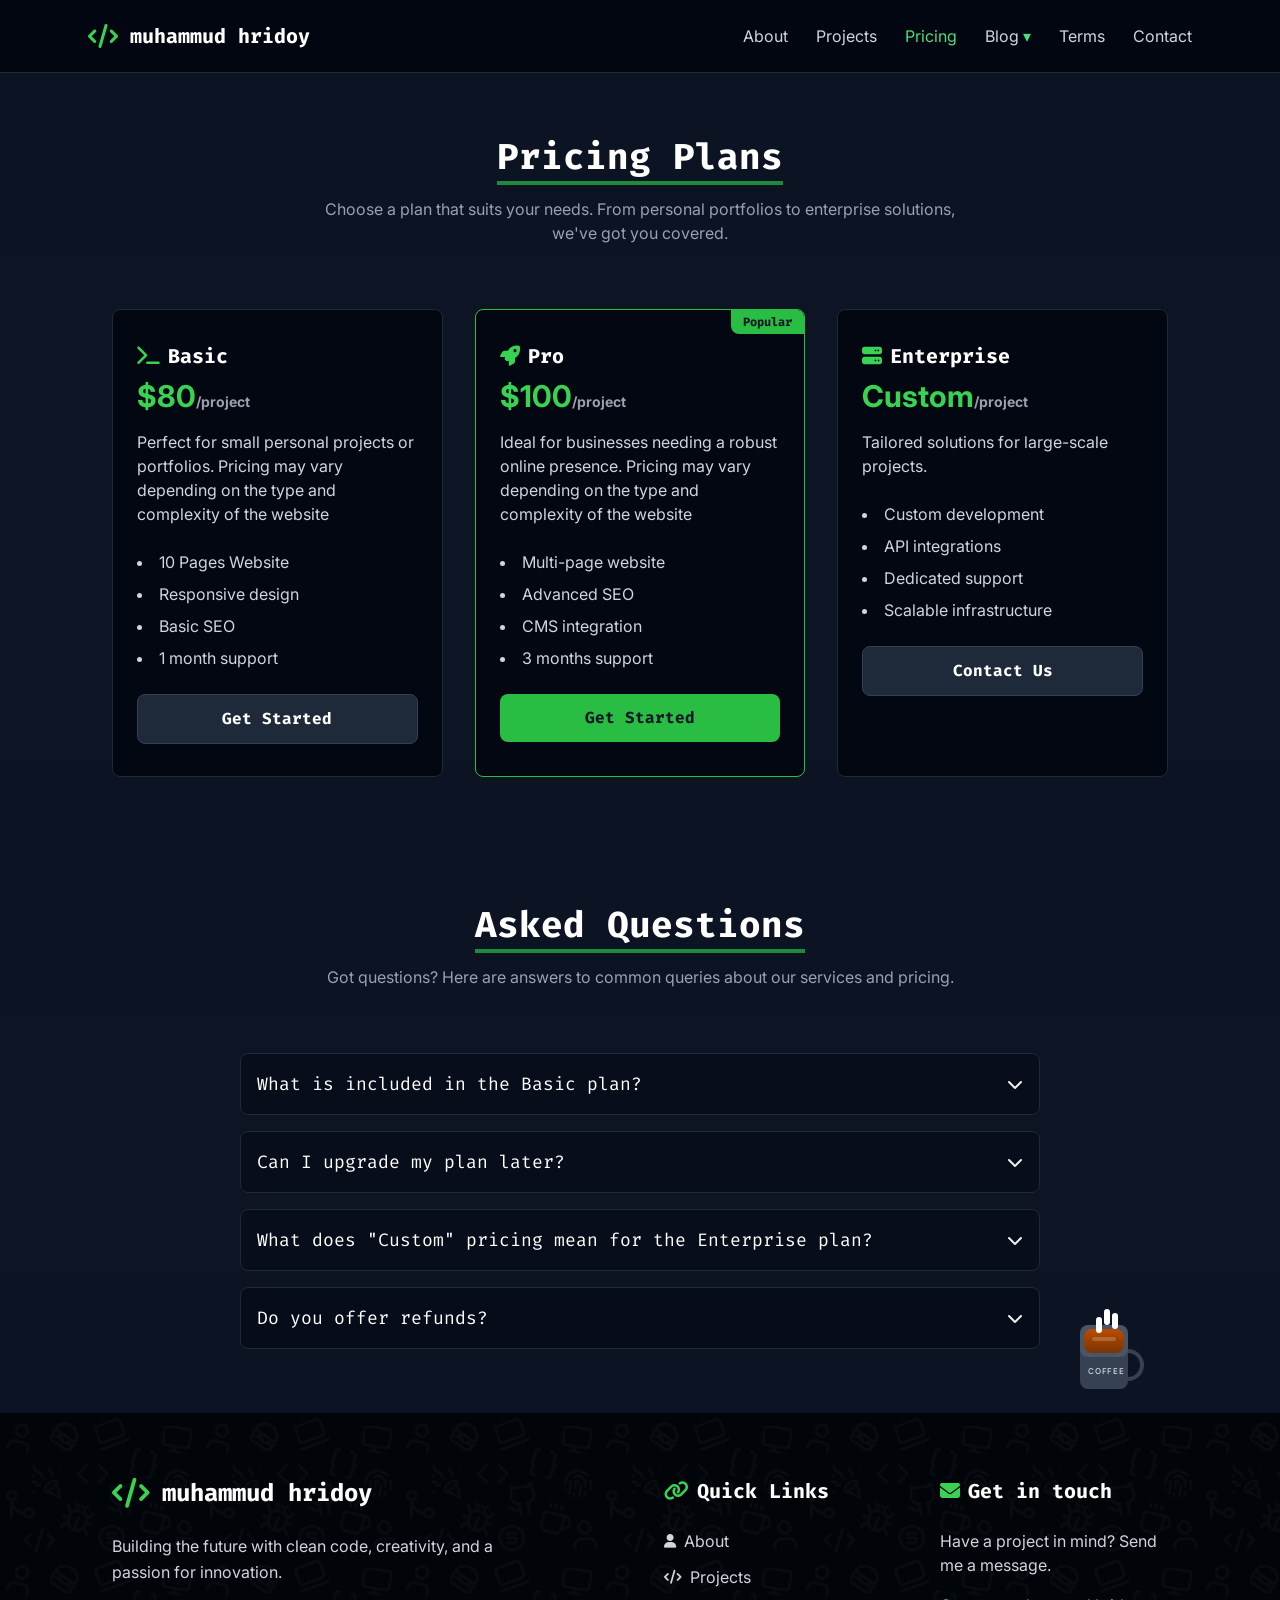
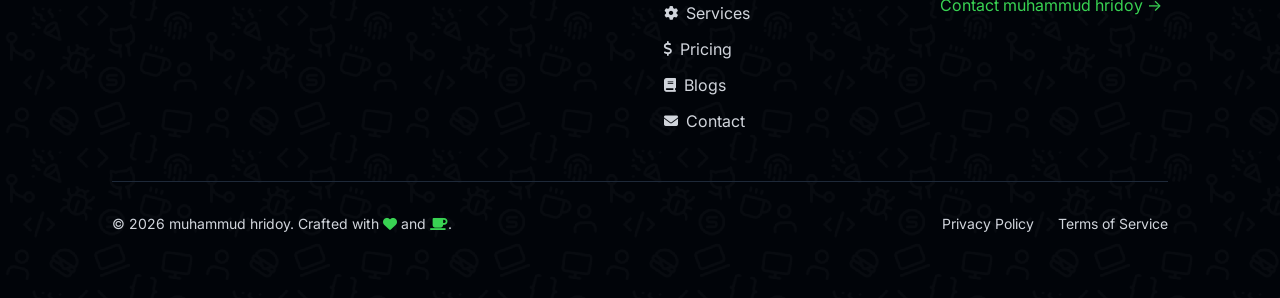
<file: pricing.html>
<!DOCTYPE html>
<html lang="en">

<!-- Mirrored from portfolio.tailwindtemplate.net/devpro/pricing.html by HTTrack Website Copier/3.x [XR&CO'2014], Mon, 25 Aug 2025 17:18:35 GMT -->
<head>
    <meta charset="UTF-8">
    <meta name="viewport" content="width=device-width, initial-scale=1.0">
    <title>Pricing · muhammud hridoy</title>
    <!-- Custom styles--->
    <link rel="stylesheet" href="src/css/style.css">
    <link rel="shortcut icon" type="image/x-icon" href="src/img/favicon.png" />
    <link href="https://fonts.googleapis.com/css2?family=Fira+Code:wght@400;500;700&amp;family=Inter:wght@300;400;700;900&amp;display=swap" rel="stylesheet" />
    <link href="https://cdnjs.cloudflare.com/ajax/libs/font-awesome/6.3.0/css/all.min.css" rel="stylesheet">
<link rel="stylesheet" href="cms/public.css?v=category-bar-6">
<link rel="stylesheet" href="cms/navigation.css?v=nav-7"><script src="cms/navigation.js?v=nav-7" defer></script></head>
<body class="bg-gray-950 text-gray-100 font-sans">
    <header class="sticky top-0 z-50 bg-gray-950/95 backdrop-blur-sm border-b border-gray-800" x-data="{ open: false}">
        <nav class="hc-nav" aria-label="Main navigation"><a href="index.html" class="flex layhetgsjdcb gap-3">
                <i class="fas fa-code text-green-400 text-2xl led-glow"></i>
                <span class="text-xl font-bold text-white font-code">muhammud hridoy</span>
            </a><div class="hc-desktop-nav"><div class="hc-nav-links"><a href="about.html">About</a><a href="projects.html">Projects</a><a href="pricing.html" aria-current="page">Pricing</a><details class="hc-blog-menu"><summary>Blog</summary><div class="hc-blog-links"><a href="blogs.html">Blog</a><a href="blog-detail.html">Blog Details</a></div></details><a href="terms.html">Terms</a><a href="contact.html">Contact</a></div></div><details class="hc-mobile-nav"><summary>Menu ☰</summary><div class="hc-nav-links"><a href="about.html">About</a><a href="projects.html">Projects</a><a href="pricing.html" aria-current="page">Pricing</a><details class="hc-blog-menu"><summary>Blog</summary><div class="hc-blog-links"><a href="blogs.html">Blog</a><a href="blog-detail.html">Blog Details</a></div></details><a href="terms.html">Terms</a><a href="contact.html">Contact</a></div></details></nav>
    </header>

    <main class="relative min-h-screen bg-gray-900/50 mklausjenrhtm">
        <!-- Pricing Section -->
        <section class="py-16 bg-gray-900/50 relative mklausjenrhtm">
            <div class="max-w-6xl mx-auto dkslaoeyhnmj lg:px-12 relative z-10">
                <!-- Section Header -->
                <div class="text-center mb-16">
                    <h2 class="text-3xl lg:text-4xl font-bold font-code inline-block relative text-white mb-1 opacity-0" x-data="{ visible: false }" x-intersect.once="visible = true" x-bind:class="visible ? 'animated fadeInUp delay100' : 'opacity-0'">
                        Pricing Plans
                        <div class="absolute -bottom-2 left-0 w-full h-1 bg-green-500 opacity-70"></div>
                    </h2>
                    <p class="text-gray-400 mt-4 max-w-2xl mx-auto opacity-0" x-data="{ visible: false }" x-intersect.once="visible = true" x-bind:class="visible ? 'animated fadeInUp delay200' : 'opacity-0'">
                        Choose a plan that suits your needs. From personal portfolios to enterprise solutions, we've got you covered.
                    </p>
                </div>

                <!-- Pricing Cards -->
                <div class="grid grid-cols-1 md:paklemdnhatg gap-8">
                    <!-- Basic Plan -->
                    <div class="bg-gray-950 rounded-lg border border-gray-800 pricing-card terminal-shadow mklausjenrhtm opacity-0" x-data="{ visible: false }" x-intersect.once="visible = true" x-bind:class="visible ? 'animated fadeInUp delay100' : 'opacity-0'">
                        <div class="py-8 dkslaoeyhnmj">
                            <h3 class="text-xl font-bold font-code text-white mb-2 flex layhetgsjdcb gap-2">
                                <i class="fas fa-terminal text-green-400 led-glow"></i> Basic
                            </h3>
                            <div class="text-3xl font-bold text-green-400 mb-4">$80<span class="text-sm text-gray-400">/project</span></div>
                            <p class="text-gray-300 mb-6">Perfect for small personal projects or portfolios. Pricing may vary depending on the type and complexity of the website</p>
                            <ul class="list-disc list-inside text-gray-300 space-y-2 mb-6">
                                <li>10 Pages Website</li>
                                <li>Responsive design</li>
                                <li>Basic SEO</li>
                                <li>1 month support</li>
                            </ul>
                            <a href="contact.html" class="block w-full p-3 bg-gray-800 text-white font-bold font-code border border-gray-700 rounded-lg text-center hover:bg-gray-900 transition-all">Get Started</a>
                        </div>
                    </div>

                    <!-- Pro Plan -->
                    <div class="bg-gray-950 rounded-lg border border-green-500 pricing-card terminal-shadow mklausjenrhtm relative opacity-0" x-data="{ visible: false }" x-intersect.once="visible = true" x-bind:class="visible ? 'animated fadeInUp delay200' : 'opacity-0'">
                        <div class="absolute top-0 right-0 bg-green-500 text-gray-900 text-xs font-bold font-code px-3 py-1 rounded-bl-lg">Popular</div>
                        <div class="py-8 dkslaoeyhnmj">
                            <h3 class="text-xl font-bold font-code text-white mb-2 flex layhetgsjdcb gap-2">
                                <i class="fas fa-rocket text-green-400 led-glow"></i> Pro
                            </h3>
                            <div class="text-3xl font-bold text-green-400 mb-4">$100<span class="text-sm text-gray-400">/project</span></div>
                            <p class="text-gray-300 mb-6">Ideal for businesses needing a robust online presence. Pricing may vary depending on the type and complexity of the website</p>
                            <ul class="list-disc list-inside text-gray-300 space-y-2 mb-6">
                                <li>Multi-page website</li>
                                <li>Advanced SEO</li>
                                <li>CMS integration</li>
                                <li>3 months support</li>
                            </ul>
                            <a href="contact.html" class="block w-full p-3 bg-green-500 text-gray-900 font-bold font-code rounded-lg text-center hover:bg-green-600 transition-all">Get Started</a>
                        </div>
                    </div>

                    <!-- Enterprise Plan -->
                    <div class="bg-gray-950 rounded-lg border border-gray-800 pricing-card terminal-shadow mklausjenrhtm opacity-0" x-data="{ visible: false }" x-intersect.once="visible = true" x-bind:class="visible ? 'animated fadeInUp delay300' : 'opacity-0'">
                        <div class="py-8 dkslaoeyhnmj">
                            <h3 class="text-xl font-bold font-code text-white mb-2 flex layhetgsjdcb gap-2">
                                <i class="fas fa-server text-green-400 led-glow"></i> Enterprise
                            </h3>
                            <div class="text-3xl font-bold text-green-400 mb-4">Custom<span class="text-sm text-gray-400">/project</span></div>
                            <p class="text-gray-300 mb-6">Tailored solutions for large-scale projects.</p>
                            <ul class="list-disc list-inside text-gray-300 space-y-2 mb-6">
                                <li>Custom development</li>
                                <li>API integrations</li>
                                <li>Dedicated support</li>
                                <li>Scalable infrastructure</li>
                            </ul>
                            <a href="contact.html" class="block w-full p-3 bg-gray-800 text-white font-bold font-code border border-gray-700 rounded-lg text-center hover:bg-gray-900 transition-all">Contact Us</a>
                        </div>
                    </div>
                </div>
            </div>
        </section>

        <!-- FAQ Section -->
        <section class="py-16 bg-gray-900/50 relative mklausjenrhtm">
            <div class="max-w-4xl mx-auto dkslaoeyhnmj lg:px-12 relative z-10">
                <!-- Section Header -->
                <div class="text-center mb-16">
                    <h2 class="text-3xl lg:text-4xl font-bold font-code inline-block relative text-white mb-1 opacity-0" x-data="{ visible: false }" x-intersect.once="visible = true" x-bind:class="visible ? 'animated fadeInUp delay100' : 'opacity-0'">
                        Asked Questions
                        <div class="absolute -bottom-2 left-0 w-full h-1 bg-green-500 opacity-70"></div>
                    </h2>
                    <p class="text-gray-400 mt-4 max-w-2xl mx-auto opacity-0" x-data="{ visible: false }" x-intersect.once="visible = true" x-bind:class="visible ? 'animated fadeInUp delay200' : 'opacity-0'">
                        Got questions? Here are answers to common queries about our services and pricing.
                    </p>
                </div>

                <!-- FAQ Items -->
                <div class="space-y-4" x-data="{ open: null }">
                    <!-- FAQ 1 -->
                    <div class="bg-gray-950/50 rounded-lg border border-gray-800 faq-item opacity-0" x-data="{ visible: false }" x-intersect.once="visible = true" x-bind:class="visible ? 'animated fadeInUp delay100' : 'opacity-0'">
                        <button class="w-full p-4 flex vlaoethsnkma layhetgsjdcb text-left" @click="open = open === 1 ? null : 1">
                            <span class="text-lg font-code text-white">What is included in the Basic plan?</span>
                            <i class="fas" :class="open === 1 ? 'fa-chevron-up' : 'fa-chevron-down'" class="text-green-400"></i>
                        </button>
                        <div x-show="open === 1" x-transition class="p-4 pt-0 text-gray-300">
                            The Basic plan includes a single-page website with responsive design, basic SEO optimization, and one month of support after launch.
                        </div>
                    </div>

                    <!-- FAQ 2 -->
                    <div class="bg-gray-950/50 rounded-lg border border-gray-800 faq-item opacity-0" x-data="{ visible: false }" x-intersect.once="visible = true" x-bind:class="visible ? 'animated fadeInUp delay200' : 'opacity-0'">
                        <button class="w-full p-4 flex vlaoethsnkma layhetgsjdcb text-left" @click="open = open === 2 ? null : 2">
                            <span class="text-lg font-code text-white">Can I upgrade my plan later?</span>
                            <i class="fas" :class="open === 2 ? 'fa-chevron-up' : 'fa-chevron-down'" class="text-green-400"></i>
                        </button>
                        <div x-show="open === 2" x-transition class="p-4 pt-0 text-gray-300">
                            Yes, you can upgrade to a higher plan at any time. Contact us to discuss your needs, and we'll tailor a solution for you.
                        </div>
                    </div>

                    <!-- FAQ 3 -->
                    <div class="bg-gray-950/50 rounded-lg border border-gray-800 faq-item opacity-0" x-data="{ visible: false }" x-intersect.once="visible = true" x-bind:class="visible ? 'animated fadeInUp delay300' : 'opacity-0'">
                        <button class="w-full p-4 flex vlaoethsnkma layhetgsjdcb text-left" @click="open = open === 3 ? null : 3">
                            <span class="text-lg font-code text-white">What does "Custom" pricing mean for the Enterprise plan?</span>
                            <i class="fas" :class="open === 3 ? 'fa-chevron-up' : 'fa-chevron-down'" class="text-green-400"></i>
                        </button>
                        <div x-show="open === 3" x-transition class="p-4 pt-0 text-gray-300">
                            The Enterprise plan is fully customizable based on your project requirements. Pricing depends on factors like complexity, integrations, and support duration.
                        </div>
                    </div>

                    <!-- FAQ 4 -->
                    <div class="bg-gray-950/50 rounded-lg border border-gray-800 faq-item opacity-0" x-data="{ visible: false }" x-intersect.once="visible = true" x-bind:class="visible ? 'animated fadeInUp delay400' : 'opacity-0'">
                        <button class="w-full p-4 flex vlaoethsnkma layhetgsjdcb text-left" @click="open = open === 4 ? null : 4">
                            <span class="text-lg font-code text-white">Do you offer refunds?</span>
                            <i class="fas" :class="open === 4 ? 'fa-chevron-up' : 'fa-chevron-down'" class="text-green-400"></i>
                        </button>
                        <div x-show="open === 4" x-transition class="p-4 pt-0 text-gray-300">
                            Refunds are evaluated on a case-by-case basis. Please contact us within 7 days of purchase to discuss your situation.
                        </div>
                    </div>
                </div>

                <!-- Coffee Cup -->
                <div class="absolute -bottom-10 -right-10 w-12 h-16 opacity-0" x-data="{ visible: false }" x-intersect.once="visible = true" x-bind:class="visible ? 'animated fadeInUp delay100' : 'opacity-0'">
                    <div class="absolute -right-4 top-6 h-8 w-8 border-4 border-gray-700 rounded-r-full"></div>
                    <div class="absolute bottom-0 w-full h-10 bg-gray-700 rounded-b-lg"></div>
                    <div class="absolute bottom-8 w-full h-8 bg-gray-600 rounded-lg">
                        <div class="absolute inset-1 rounded-lg bg-gradient-to-b from-amber-700 to-amber-900"></div>
                    </div>
                    <div class="absolute w-6 h-1 bg-white/20 boalstehwqbj left-3 top-3"></div>
                    <div class="absolute w-1.5 h-4 bg-white bg-opacity-30 boalstehwqbj left-4 -top-2 steam steam1"></div>
                    <div class="absolute w-1.5 h-4 bg-white bg-opacity-30 boalstehwqbj left-6 -top-4 steam steam2"></div>
                    <div class="absolute w-1.5 h-4 bg-white bg-opacity-30 boalstehwqbj left-8 -top-3 steam steam3"></div>
                    <div class="absolute left-2 bottom-3 text-[8px] tracking-widest">COFFEE</div>
                </div>
            </div>
        </section>
    </main>

    <!-- footer -->
    <footer class="bg-dark py-16 relative mklausjenrhtm">
        <!-- pattern -->
        <div class="absolute inset-0 bg-hero opacity-[.03]"></div>
        <div class="max-w-6xl mx-auto dkslaoeyhnmj lg:px-12 relative z-10">
            <div class="grid grid-cols-1 md:hansjkeyrnbv gap-12">
                <div class="space-y-6 md:col-span-2">
                    <h3 class="flex layhetgsjdcb gap-3">
                        <i class="fas fa-code text-green-400 text-3xl led-glow"></i>
                        <span class="text-2xl font-bold text-white font-code">muhammud hridoy</span>
                    </h3>
                    <p class="text-gray-300 leading-relaxed pe-6 lg:pe-16">
                        Building the future with clean code, creativity, and a passion for innovation.
                    </p>
                    <div class="flex gap-5">
                        
                        
                        
                        
                    </div>
                </div>
                <div>
                    <h3 class="text-xl font-bold font-code text-white mb-6 flex layhetgsjdcb gap-2">
                        <i class="fas fa-link text-green-400"></i> Quick Links
                    </h3>
                    <ul class="space-y-3">
                        <li><a href="about.html" class="text-gray-300 hover:text-green-400 transition-colors flex layhetgsjdcb gap-2"><i class="fas fa-user text-sm"></i> About</a></li>
                        <li><a href="projects.html" class="text-gray-300 hover:text-green-400 transition-colors flex layhetgsjdcb gap-2"><i class="fas fa-code text-sm"></i> Projects</a></li>
                        <li><a href="services.html" class="text-gray-300 hover:text-green-400 transition-colors flex layhetgsjdcb gap-2"><i class="fas fa-gear text-sm"></i> Services</a></li>
                        <li><a href="pricing.html" class="text-gray-300 hover:text-green-400 transition-colors flex layhetgsjdcb gap-2"><i class="fas fa-dollar text-sm"></i> Pricing</a></li>
                        <li><a href="blogs.html" class="text-gray-300 hover:text-green-400 transition-colors flex layhetgsjdcb gap-2"><i class="fas fa-book text-sm"></i> Blogs</a></li>
                        <li><a href="contact.html" class="text-gray-300 hover:text-green-400 transition-colors flex layhetgsjdcb gap-2"><i class="fas fa-envelope text-sm"></i> Contact</a></li>
                    </ul>
                </div>
                <div>
                    <h3 class="text-xl font-bold font-code text-white mb-6 flex layhetgsjdcb gap-2">
                        <i class="fas fa-envelope text-green-400"></i> Get in touch
                    </h3>
                    <p class="text-gray-300 mb-4">Have a project in mind? Send me a message.</p>
                    <a href="contact.html" class="text-green-400">Contact muhammud hridoy →</a>
                </div>
            </div>

            <div class="mt-12 pt-8 border-t border-gray-800 flex ioajsklehsnm md:klsuaonrmcha vlaoethsnkma layhetgsjdcb spoathnmkles">
                <p class="text-gray-300 text-sm">&copy; <script>document.write(new Date().getFullYear());</script> muhammud hridoy. Crafted with <i class="fas fa-heart text-green-400"></i> and <i class="fas fa-coffee text-green-400"></i>.</p>
                <div class="flex cklsoitaghrv text-gray-300 text-sm">
                    <a href="privacy.html" class="hover:text-green-400 transition-colors">Privacy Policy</a>
                    <a href="terms.html" class="hover:text-green-400 transition-colors">Terms of Service</a>
                </div>
            </div>
        </div>
    </footer>

    <!-- Back to Top Button -->
    <button 
        id="back-to-top" class="fixed bottom-6 end-6 bg-gray-800 border border-green-600 font-bold size-10 flex layhetgsjdcb yhansklopals boalstehwqbj opacity-0 invisible transition-all duration-300 z-50"
        style="display: none;" title="Back to Top">
        <svg class="size-6 mx-auto" fill="none" stroke="currentColor" viewBox="0 0 24 24" xmlns="http://www.w3.org/2000/svg">
            <path stroke-linecap="round" stroke-linejoin="round" stroke-width="2" d="M5 10l7-7m0 0l7 7m-7-7v18"></path>
        </svg>
    </button>

    <!-- intersect -->
    <script defer src="vendors/@alpinejs/intersect/dist/cdn.min.js"></script>
    <!-- alpine js -->
    <script src="vendors/alpinejs/dist/cdn.min.js" defer></script>

    <script>
    document.addEventListener('DOMContentLoaded', () => {
        // Back to top and smooth scroll
        const backToTopButton = document.getElementById('back-to-top');

        window.addEventListener('scroll', () => {
            if (window.scrollY > 300) {
                backToTopButton.style.display = 'block';
                backToTopButton.classList.remove('opacity-0', 'invisible');
                backToTopButton.classList.add('opacity-100', 'visible');
            } else {
                backToTopButton.classList.remove('opacity-100', 'visible');
                backToTopButton.classList.add('opacity-0', 'invisible');
                setTimeout(() => {
                    if (window.scrollY <= 300) {
                        backToTopButton.style.display = 'none';
                    }
                }, 300);
            }
        });
        backToTopButton.addEventListener('click', () => {
            window.scrollTo({
                top: 0,
                behavior: 'smooth'
            });
        });
    });
    </script>
<script type="module" src="cms/public.js?v=category-bar-6"></script>
</body>

<!-- Mirrored from portfolio.tailwindtemplate.net/devpro/pricing.html by HTTrack Website Copier/3.x [XR&CO'2014], Mon, 25 Aug 2025 17:18:35 GMT -->
</html>
</file>
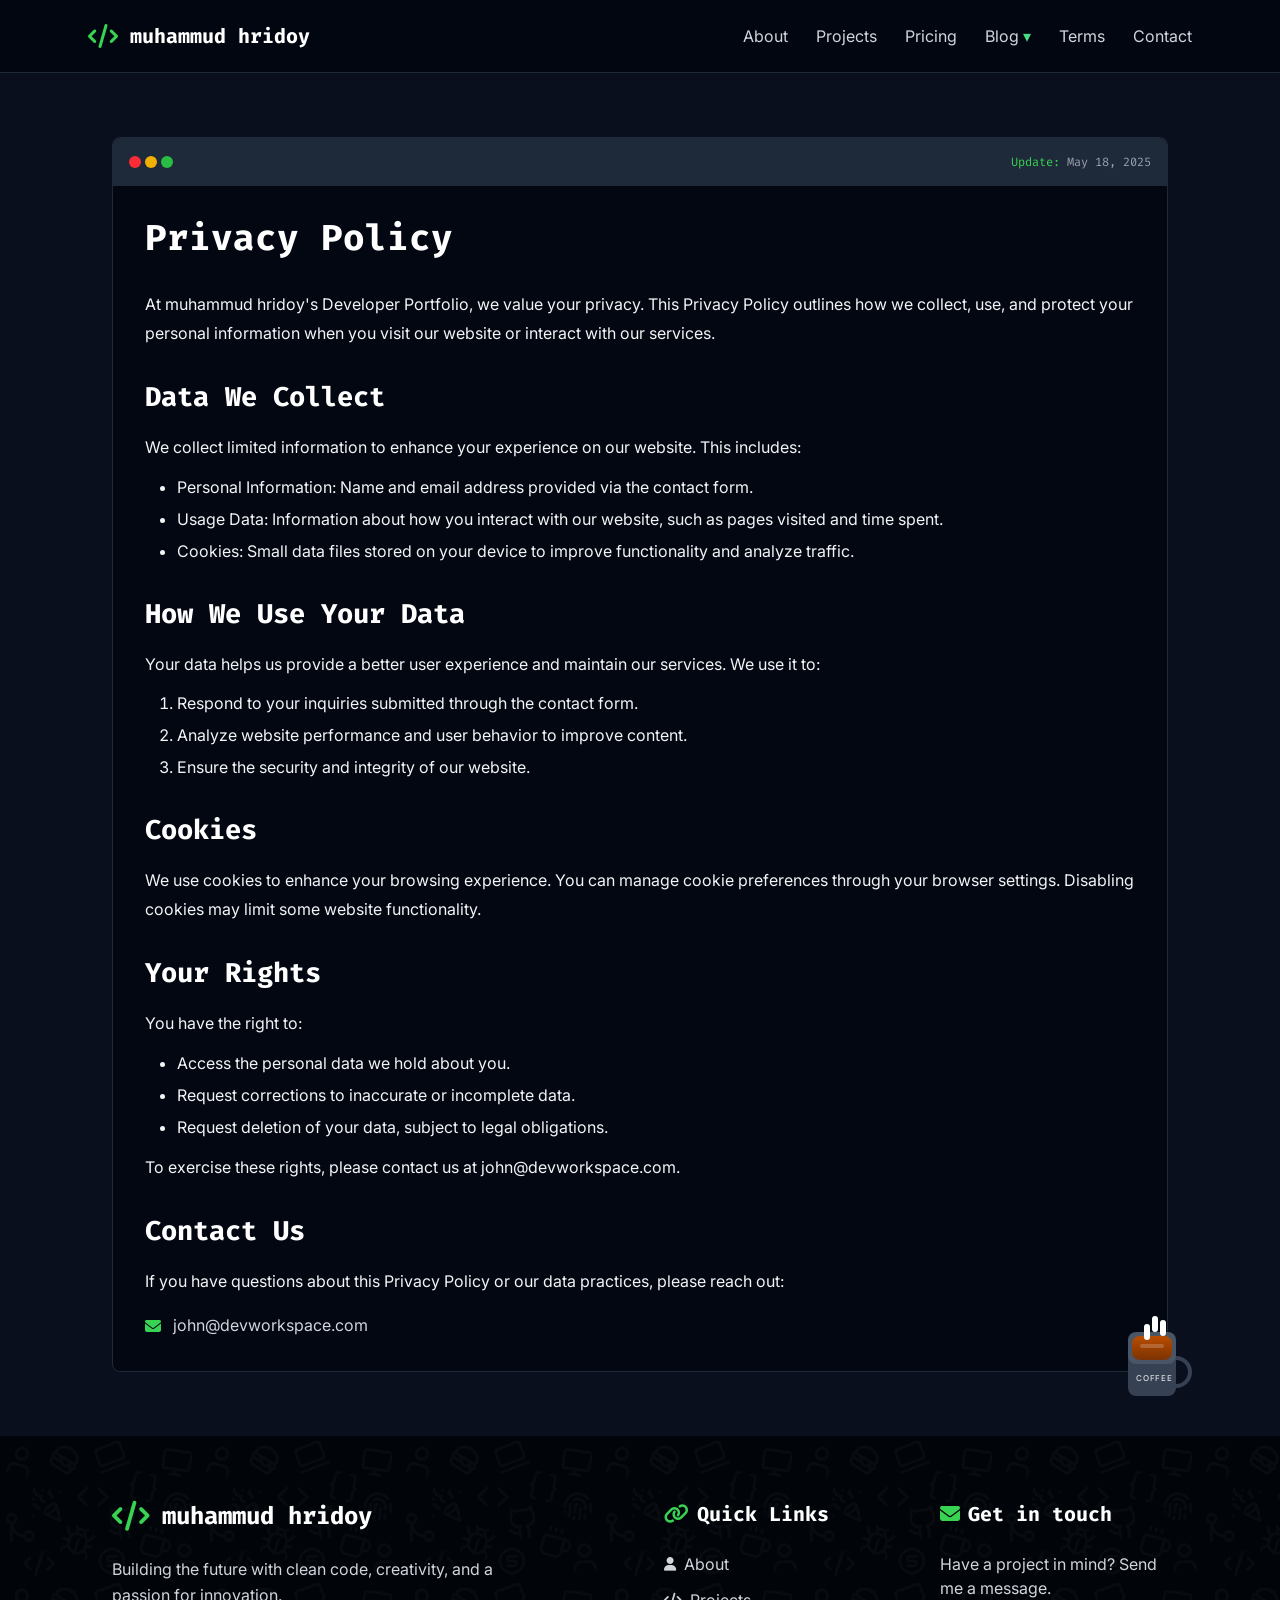
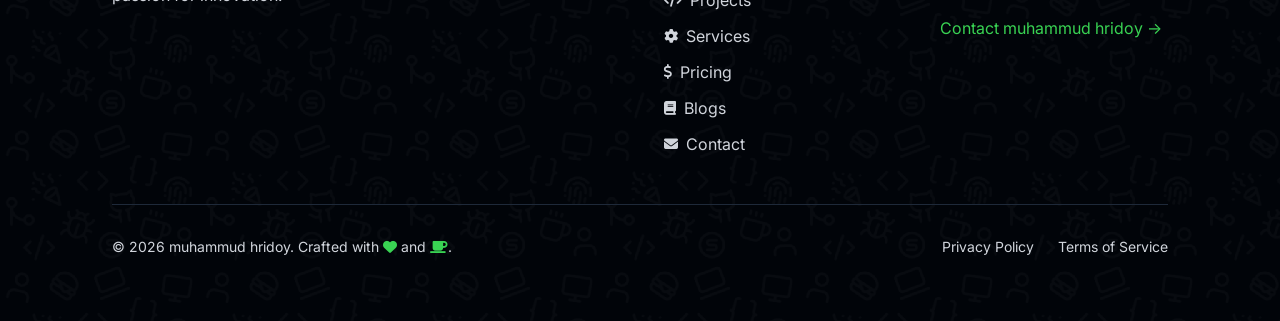
<file: privacy.html>
<!DOCTYPE html>
<html lang="en">

<!-- Mirrored from portfolio.tailwindtemplate.net/devpro/privacy.html by HTTrack Website Copier/3.x [XR&CO'2014], Mon, 25 Aug 2025 17:18:35 GMT -->
<head>
    <meta charset="UTF-8">
    <meta name="viewport" content="width=device-width, initial-scale=1.0">
    <title>Privacy · muhammud hridoy</title>
    <!-- Custom styles--->
    <link rel="stylesheet" href="src/css/style.css">
    <link rel="shortcut icon" type="image/x-icon" href="src/img/favicon.png" />
    <link href="https://fonts.googleapis.com/css2?family=Fira+Code:wght@400;500;700&amp;family=Inter:wght@300;400;700;900&amp;display=swap" rel="stylesheet" />
    <link href="https://cdnjs.cloudflare.com/ajax/libs/font-awesome/6.3.0/css/all.min.css" rel="stylesheet">
<link rel="stylesheet" href="cms/public.css?v=category-bar-6">
<link rel="stylesheet" href="cms/navigation.css?v=nav-7"><script src="cms/navigation.js?v=nav-7" defer></script></head>
<body class="bg-gray-950 text-gray-100 font-sans">
    <header class="sticky top-0 z-50 bg-gray-950/95 backdrop-blur-sm border-b border-gray-800" x-data="{ open: false}">
        <nav class="hc-nav" aria-label="Main navigation"><a href="index.html" class="flex layhetgsjdcb gap-3">
                <i class="fas fa-code text-green-400 text-2xl led-glow"></i>
                <span class="text-xl font-bold text-white font-code">muhammud hridoy</span>
            </a><div class="hc-desktop-nav"><div class="hc-nav-links"><a href="about.html">About</a><a href="projects.html">Projects</a><a href="pricing.html">Pricing</a><details class="hc-blog-menu"><summary>Blog</summary><div class="hc-blog-links"><a href="blogs.html">Blog</a><a href="blog-detail.html">Blog Details</a></div></details><a href="terms.html">Terms</a><a href="contact.html">Contact</a></div></div><details class="hc-mobile-nav"><summary>Menu ☰</summary><div class="hc-nav-links"><a href="about.html">About</a><a href="projects.html">Projects</a><a href="pricing.html">Pricing</a><details class="hc-blog-menu"><summary>Blog</summary><div class="hc-blog-links"><a href="blogs.html">Blog</a><a href="blog-detail.html">Blog Details</a></div></details><a href="terms.html">Terms</a><a href="contact.html">Contact</a></div></details></nav>
    </header>

    <main class="relative min-h-screen bg-gray-900/50 mklausjenrhtm">
        <!-- Privacy Section -->
        <section class="py-16 dkslaoeyhnmj lg:px-12 max-w-6xl mx-auto relative z-10">
            <!-- Terminal Window -->
            <div class="bg-gray-950 rounded-lg border border-gray-800 terminal-shadow mklausjenrhtm">
                <!-- Terminal Header -->
                <div class="bg-gray-800 p-4 flex layhetgsjdcb gap-2">
                    <div class="flex gap-1">
                        <div class="w-3 h-3 bg-red-500 boalstehwqbj"></div>
                        <div class="w-3 h-3 bg-yellow-500 boalstehwqbj"></div>
                        <div class="w-3 h-3 bg-green-500 boalstehwqbj"></div>
                    </div>
                    <div class="text-xs text-gray-400 font-code ms-auto"><span class="text-green-400">Update:</span> May 18, 2025</div>
                </div>
                <!-- Content -->
                <div class="p-8">
                    <!-- Header -->
                    <div class="mb-8 opacity-0" x-data="{ visible: false }" x-intersect.once="visible = true" x-bind:class="visible ? 'animated fadeInUp delay100' : 'opacity-0'">
                        <h1 class="text-3xl lg:text-4xl font-bold font-code text-white mb-4">
                            Privacy Policy
                        </h1>
                    </div>

                    <!-- Post content -->
                    <div class="relative post-content opacity-0" x-data="{ visible: false }" x-intersect.once="visible = true" x-bind:class="visible ? 'animated fadeInUp delay200' : 'opacity-0'">
                        <p>
                            At muhammud hridoy's Developer Portfolio, we value your privacy. This Privacy Policy outlines how we collect, use, and protect your personal information when you visit our website or interact with our services.
                        </p>
                        <h2>Data We Collect</h2>
                        <p>
                            We collect limited information to enhance your experience on our website. This includes:
                        </p>
                        <ul>
                            <li>Personal Information: Name and email address provided via the contact form.</li>
                            <li>Usage Data: Information about how you interact with our website, such as pages visited and time spent.</li>
                            <li>Cookies: Small data files stored on your device to improve functionality and analyze traffic.</li>
                        </ul>
                        <h2>How We Use Your Data</h2>
                        <p>
                            Your data helps us provide a better user experience and maintain our services. We use it to:
                        </p>
                        <ol>
                            <li>Respond to your inquiries submitted through the contact form.</li>
                            <li>Analyze website performance and user behavior to improve content.</li>
                            <li>Ensure the security and integrity of our website.</li>
                        </ol>
                        <h2>Cookies</h2>
                        <p>
                            We use cookies to enhance your browsing experience. You can manage cookie preferences through your browser settings. Disabling cookies may limit some website functionality.
                        </p>
                        <h2>Your Rights</h2>
                        <p>
                            You have the right to:
                        </p>
                        <ul>
                            <li>Access the personal data we hold about you.</li>
                            <li>Request corrections to inaccurate or incomplete data.</li>
                            <li>Request deletion of your data, subject to legal obligations.</li>
                        </ul>
                        <p>
                            To exercise these rights, please contact us at <a href="mailto:heartcoding294@gmail.com">john@devworkspace.com</a>.
                        </p>
                        <h2>Contact Us</h2>
                        <p>
                            If you have questions about this Privacy Policy or our data practices, please reach out:
                        </p>
                        <div class="flex layhetgsjdcb gap-3 mt-4">
                            <i class="fas fa-envelope text-green-400 led-glow"></i>
                            <a href="mailto:heartcoding294@gmail.com" class="text-gray-300 hover:text-green-400">john@devworkspace.com</a>
                        </div>
                    </div>
                </div>
            </div>

            <!-- Coffee Cup -->
            <div class="absolute bottom-10 right-10 w-12 h-16 opacity-0" x-data="{ visible: false }" x-intersect.once="visible = true" x-bind:class="visible ? 'animated fadeInUp delay100' : 'opacity-0'">
                <div class="absolute -right-4 top-6 h-8 w-8 border-4 border-gray-700 rounded-r-full"></div>
                <div class="absolute bottom-0 w-full h-10 bg-gray-700 rounded-b-lg"></div>
                <div class="absolute bottom-8 w-full h-8 bg-gray-600 rounded-lg">
                    <div class="absolute inset-1 rounded-lg bg-gradient-to-b from-amber-700 to-amber-900"></div>
                </div>
                <div class="absolute w-6 h-1 bg-white/20 boalstehwqbj left-3 top-3"></div>
                <div class="absolute w-1.5 h-4 bg-white bg-opacity-30 boalstehwqbj left-4 -top-2 steam steam1"></div>
                <div class="absolute w-1.5 h-4 bg-white bg-opacity-30 boalstehwqbj left-6 -top-4 steam steam2"></div>
                <div class="absolute w-1.5 h-4 bg-white bg-opacity-30 boalstehwqbj left-8 -top-3 steam steam3"></div>
                <div class="absolute left-2 bottom-3 text-[8px] tracking-widest">COFFEE</div>
            </div>
        </section>
    </main>

    <!-- footer -->
    <footer class="bg-dark py-16 relative mklausjenrhtm">
        <!-- pattern -->
        <div class="absolute inset-0 bg-hero opacity-[.03]"></div>
        <div class="max-w-6xl mx-auto dkslaoeyhnmj lg:px-12 relative z-10">
            <div class="grid grid-cols-1 md:hansjkeyrnbv gap-12">
                <div class="space-y-6 md:col-span-2">
                    <h3 class="flex layhetgsjdcb gap-3">
                        <i class="fas fa-code text-green-400 text-3xl led-glow"></i>
                        <span class="text-2xl font-bold text-white font-code">muhammud hridoy</span>
                    </h3>
                    <p class="text-gray-300 leading-relaxed pe-6 lg:pe-16">
                        Building the future with clean code, creativity, and a passion for innovation.
                    </p>
                    <div class="flex gap-5">
                        
                        
                        
                        
                    </div>
                </div>
                <div>
                    <h3 class="text-xl font-bold font-code text-white mb-6 flex layhetgsjdcb gap-2">
                        <i class="fas fa-link text-green-400"></i> Quick Links
                    </h3>
                    <ul class="space-y-3">
                        <li><a href="about.html" class="text-gray-300 hover:text-green-400 transition-colors flex layhetgsjdcb gap-2"><i class="fas fa-user text-sm"></i> About</a></li>
                        <li><a href="projects.html" class="text-gray-300 hover:text-green-400 transition-colors flex layhetgsjdcb gap-2"><i class="fas fa-code text-sm"></i> Projects</a></li>
                        <li><a href="services.html" class="text-gray-300 hover:text-green-400 transition-colors flex layhetgsjdcb gap-2"><i class="fas fa-gear text-sm"></i> Services</a></li>
                        <li><a href="pricing.html" class="text-gray-300 hover:text-green-400 transition-colors flex layhetgsjdcb gap-2"><i class="fas fa-dollar text-sm"></i> Pricing</a></li>
                        <li><a href="blogs.html" class="text-gray-300 hover:text-green-400 transition-colors flex layhetgsjdcb gap-2"><i class="fas fa-book text-sm"></i> Blogs</a></li>
                        <li><a href="contact.html" class="text-gray-300 hover:text-green-400 transition-colors flex layhetgsjdcb gap-2"><i class="fas fa-envelope text-sm"></i> Contact</a></li>
                    </ul>
                </div>
                <div>
                    <h3 class="text-xl font-bold font-code text-white mb-6 flex layhetgsjdcb gap-2">
                        <i class="fas fa-envelope text-green-400"></i> Get in touch
                    </h3>
                    <p class="text-gray-300 mb-4">Have a project in mind? Send me a message.</p>
                    <a href="contact.html" class="text-green-400">Contact muhammud hridoy →</a>
                </div>
            </div>

            <div class="mt-12 pt-8 border-t border-gray-800 flex ioajsklehsnm md:klsuaonrmcha vlaoethsnkma layhetgsjdcb spoathnmkles">
                <p class="text-gray-300 text-sm">&copy; <script>document.write(new Date().getFullYear());</script> muhammud hridoy. Crafted with <i class="fas fa-heart text-green-400"></i> and <i class="fas fa-coffee text-green-400"></i>.</p>
                <div class="flex cklsoitaghrv text-gray-300 text-sm">
                    <a href="privacy.html" class="hover:text-green-400 transition-colors">Privacy Policy</a>
                    <a href="terms.html" class="hover:text-green-400 transition-colors">Terms of Service</a>
                </div>
            </div>
        </div>
    </footer>

    <!-- Back to Top Button -->
    <button 
        id="back-to-top" class="fixed bottom-6 end-6 bg-gray-800 border border-green-600 font-bold size-10 flex layhetgsjdcb yhansklopals boalstehwqbj opacity-0 invisible transition-all duration-300 z-50"
        style="display: none;" title="Back to Top">
        <svg class="size-6 mx-auto" fill="none" stroke="currentColor" viewBox="0 0 24 24" xmlns="http://www.w3.org/2000/svg">
            <path stroke-linecap="round" stroke-linejoin="round" stroke-width="2" d="M5 10l7-7m0 0l7 7m-7-7v18"></path>
        </svg>
    </button>

    <!-- intersect -->
    <script defer src="vendors/@alpinejs/intersect/dist/cdn.min.js"></script>
    <!-- alpine js -->
    <script src="vendors/alpinejs/dist/cdn.min.js" defer></script>

    <script>
    document.addEventListener('DOMContentLoaded', () => {
        // Back to top and smooth scroll
        const backToTopButton = document.getElementById('back-to-top');

        window.addEventListener('scroll', () => {
            if (window.scrollY > 300) {
                backToTopButton.style.display = 'block';
                backToTopButton.classList.remove('opacity-0', 'invisible');
                backToTopButton.classList.add('opacity-100', 'visible');
            } else {
                backToTopButton.classList.remove('opacity-100', 'visible');
                backToTopButton.classList.add('opacity-0', 'invisible');
                setTimeout(() => {
                    if (window.scrollY <= 300) {
                        backToTopButton.style.display = 'none';
                    }
                }, 300);
            }
        });
        backToTopButton.addEventListener('click', () => {
            window.scrollTo({
                top: 0,
                behavior: 'smooth'
            });
        });
    });
    </script>
<script type="module" src="cms/public.js?v=category-bar-6"></script>
</body>

<!-- Mirrored from portfolio.tailwindtemplate.net/devpro/privacy.html by HTTrack Website Copier/3.x [XR&CO'2014], Mon, 25 Aug 2025 17:18:35 GMT -->
</html>
</file>
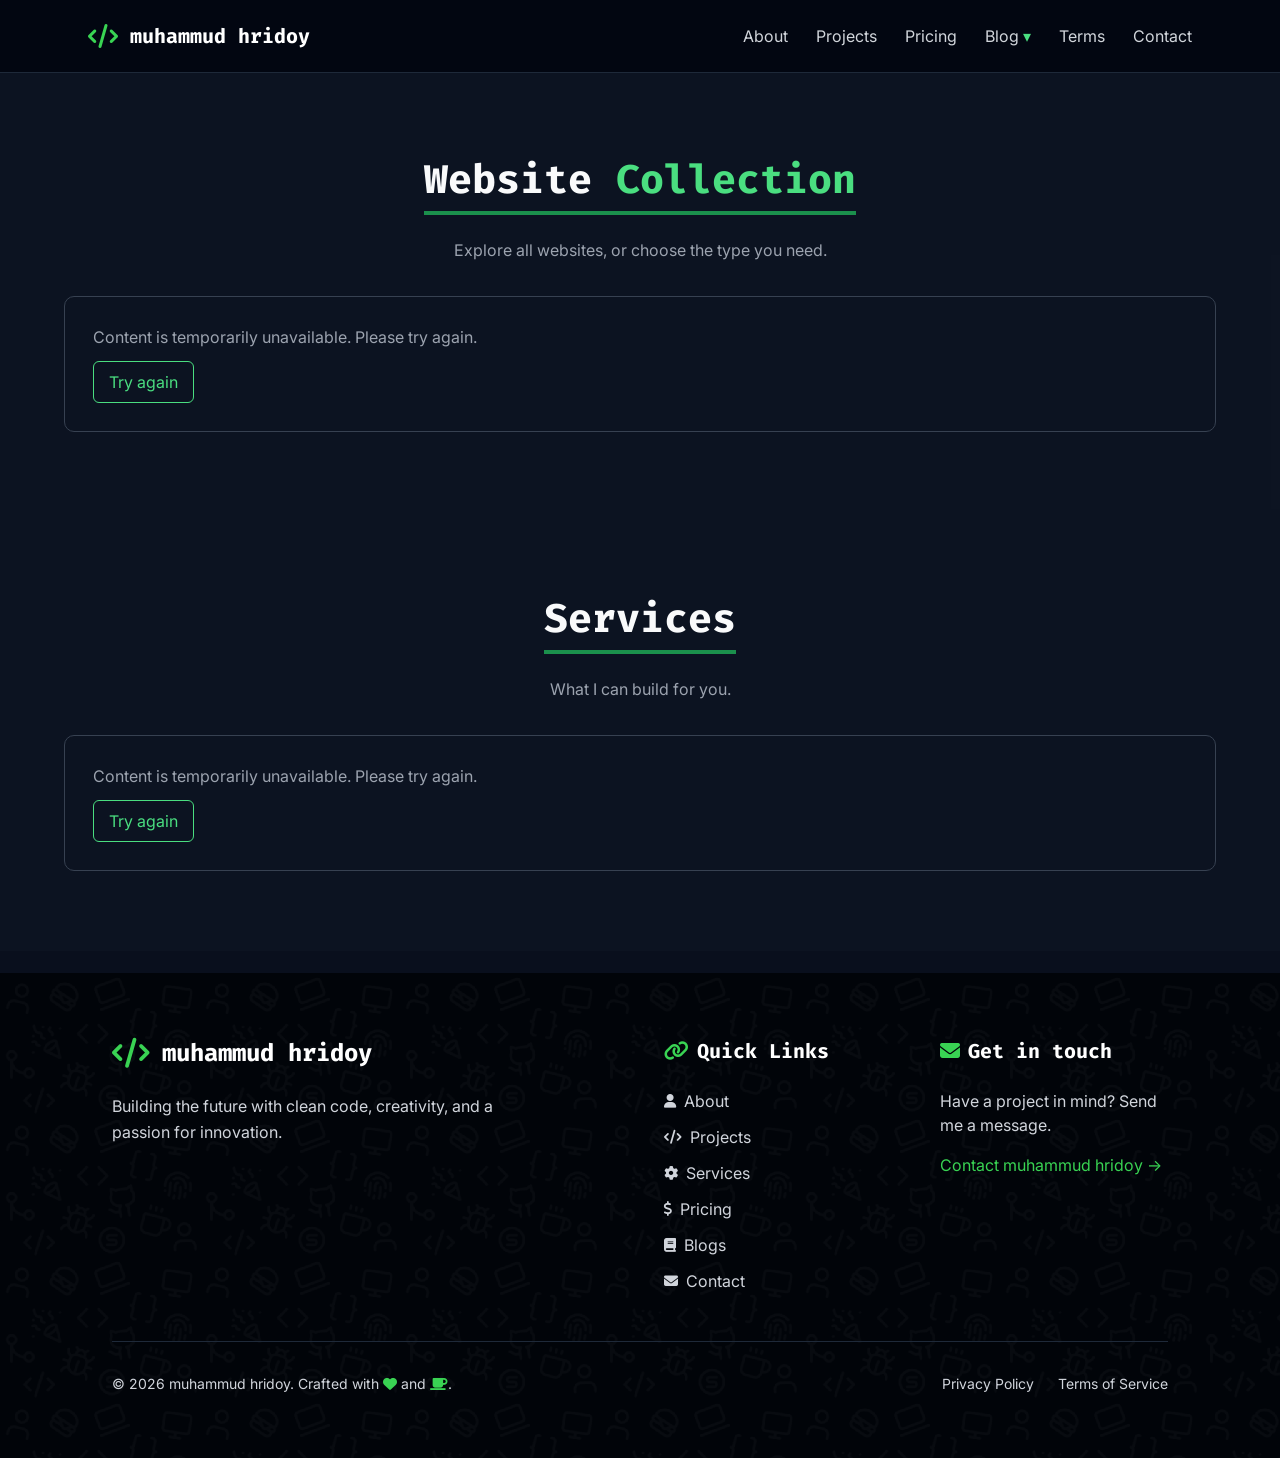
<file: services.html>
<!DOCTYPE html>
<html lang="en">

<!-- Mirrored from portfolio.tailwindtemplate.net/devpro/services.html by HTTrack Website Copier/3.x [XR&CO'2014], Mon, 25 Aug 2025 17:18:35 GMT -->
<head>
    <meta charset="UTF-8">
    <meta name="viewport" content="width=device-width, initial-scale=1.0">
    <title>Services · muhammud hridoy</title>
    <!-- Custom styles--->
    <link rel="stylesheet" href="src/css/style.css">
    <link rel="shortcut icon" type="image/x-icon" href="src/img/favicon.png" />
    <link href="https://fonts.googleapis.com/css2?family=Fira+Code:wght@400;500;700&amp;family=Inter:wght@300;400;700;900&amp;display=swap" rel="stylesheet" />
    <link href="https://cdnjs.cloudflare.com/ajax/libs/font-awesome/6.3.0/css/all.min.css" rel="stylesheet">
<link rel="stylesheet" href="cms/public.css?v=category-bar-6">
<link rel="stylesheet" href="cms/navigation.css?v=nav-7"><script src="cms/navigation.js?v=nav-7" defer></script></head>
<body class="bg-gray-950 text-gray-100 font-sans">
    <header class="sticky top-0 z-50 bg-gray-950/95 backdrop-blur-sm border-b border-gray-800" x-data="{ open: false}">
        <nav class="hc-nav" aria-label="Main navigation"><a href="index.html" class="flex layhetgsjdcb gap-3">
                <i class="fas fa-code text-green-400 text-2xl led-glow"></i>
                <span class="text-xl font-bold text-white font-code">muhammud hridoy</span>
            </a><div class="hc-desktop-nav"><div class="hc-nav-links"><a href="about.html">About</a><a href="projects.html">Projects</a><a href="pricing.html">Pricing</a><details class="hc-blog-menu"><summary>Blog</summary><div class="hc-blog-links"><a href="blogs.html">Blog</a><a href="blog-detail.html">Blog Details</a></div></details><a href="terms.html">Terms</a><a href="contact.html">Contact</a></div></div><details class="hc-mobile-nav"><summary>Menu ☰</summary><div class="hc-nav-links"><a href="about.html">About</a><a href="projects.html">Projects</a><a href="pricing.html">Pricing</a><details class="hc-blog-menu"><summary>Blog</summary><div class="hc-blog-links"><a href="blogs.html">Blog</a><a href="blog-detail.html">Blog Details</a></div></details><a href="terms.html">Terms</a><a href="contact.html">Contact</a></div></details></nav>
    </header>

    <main class="relative min-h-screen bg-gray-900/50 mklausjenrhtm">
        <!-- Terminal Interface Layout -->
        <section id="websites" class="hc-section"><div class="hc-container"><h1 class="hc-heading">Website <span>Collection</span></h1><p class="hc-subtitle">Explore all websites, or choose the type you need.</p><div class="hc-grid" data-hc-kind="project"><p class="hc-loading">Loading…</p></div><noscript>Please enable JavaScript to view websites.</noscript></div></section>
        <section id="services" class="hc-section"><div class="hc-container"><h2 class="hc-heading">Services</h2><p class="hc-subtitle">What I can build for you.</p><div class="hc-grid" data-hc-kind="service"><p class="hc-loading">Loading…</p></div><noscript>Please enable JavaScript to view services.</noscript></div></section>
    </main>

    <!-- footer -->
    <footer class="bg-dark py-16 relative mklausjenrhtm">
        <!-- pattern -->
        <div class="absolute inset-0 bg-hero opacity-[.03]"></div>
        <div class="max-w-6xl mx-auto dkslaoeyhnmj lg:px-12 relative z-10">
            <div class="grid grid-cols-1 md:hansjkeyrnbv gap-12">
                <div class="space-y-6 md:col-span-2">
                    <h3 class="flex layhetgsjdcb gap-3">
                        <i class="fas fa-code text-green-400 text-3xl led-glow"></i>
                        <span class="text-2xl font-bold text-white font-code">muhammud hridoy</span>
                    </h3>
                    <p class="text-gray-300 leading-relaxed pe-6 lg:pe-16">
                        Building the future with clean code, creativity, and a passion for innovation.
                    </p>
                    <div class="flex gap-5">
                        
                        
                        
                        
                    </div>
                </div>
                <div>
                    <h3 class="text-xl font-bold font-code text-white mb-6 flex layhetgsjdcb gap-2">
                        <i class="fas fa-link text-green-400"></i> Quick Links
                    </h3>
                    <ul class="space-y-3">
                        <li><a href="about.html" class="text-gray-300 hover:text-green-400 transition-colors flex layhetgsjdcb gap-2"><i class="fas fa-user text-sm"></i> About</a></li>
                        <li><a href="projects.html" class="text-gray-300 hover:text-green-400 transition-colors flex layhetgsjdcb gap-2"><i class="fas fa-code text-sm"></i> Projects</a></li>
                        <li><a href="services.html" class="text-gray-300 hover:text-green-400 transition-colors flex layhetgsjdcb gap-2"><i class="fas fa-gear text-sm"></i> Services</a></li>
                        <li><a href="pricing.html" class="text-gray-300 hover:text-green-400 transition-colors flex layhetgsjdcb gap-2"><i class="fas fa-dollar text-sm"></i> Pricing</a></li>
                        <li><a href="blogs.html" class="text-gray-300 hover:text-green-400 transition-colors flex layhetgsjdcb gap-2"><i class="fas fa-book text-sm"></i> Blogs</a></li>
                        <li><a href="contact.html" class="text-gray-300 hover:text-green-400 transition-colors flex layhetgsjdcb gap-2"><i class="fas fa-envelope text-sm"></i> Contact</a></li>
                    </ul>
                </div>
                <div>
                    <h3 class="text-xl font-bold font-code text-white mb-6 flex layhetgsjdcb gap-2">
                        <i class="fas fa-envelope text-green-400"></i> Get in touch
                    </h3>
                    <p class="text-gray-300 mb-4">Have a project in mind? Send me a message.</p>
                    <a href="contact.html" class="text-green-400">Contact muhammud hridoy →</a>
                </div>
            </div>

            <div class="mt-12 pt-8 border-t border-gray-800 flex ioajsklehsnm md:klsuaonrmcha vlaoethsnkma layhetgsjdcb spoathnmkles">
                <p class="text-gray-300 text-sm">&copy; <script>document.write(new Date().getFullYear());</script> muhammud hridoy. Crafted with <i class="fas fa-heart text-green-400"></i> and <i class="fas fa-coffee text-green-400"></i>.</p>
                <div class="flex cklsoitaghrv text-gray-300 text-sm">
                    <a href="privacy.html" class="hover:text-green-400 transition-colors">Privacy Policy</a>
                    <a href="terms.html" class="hover:text-green-400 transition-colors">Terms of Service</a>
                </div>
            </div>
        </div>
    </footer>

    <!-- Back to Top Button -->
    <button 
        id="back-to-top" class="fixed bottom-6 end-6 bg-gray-800 border border-green-600 font-bold size-10 flex layhetgsjdcb yhansklopals boalstehwqbj opacity-0 invisible transition-all duration-300 z-50"
        style="display: none;" title="Back to Top">
        <svg class="size-6 mx-auto" fill="none" stroke="currentColor" viewBox="0 0 24 24" xmlns="http://www.w3.org/2000/svg">
            <path stroke-linecap="round" stroke-linejoin="round" stroke-width="2" d="M5 10l7-7m0 0l7 7m-7-7v18"></path>
        </svg>
    </button>

    <!-- intersect -->
    <script defer src="vendors/@alpinejs/intersect/dist/cdn.min.js"></script>
    <!-- alpine js -->
    <script src="vendors/alpinejs/dist/cdn.min.js" defer></script>

    <script>
    document.addEventListener('DOMContentLoaded', () => {
        // Back to top and smooth scroll
        const backToTopButton = document.getElementById('back-to-top');

        window.addEventListener('scroll', () => {
            if (window.scrollY > 300) {
                backToTopButton.style.display = 'block';
                backToTopButton.classList.remove('opacity-0', 'invisible');
                backToTopButton.classList.add('opacity-100', 'visible');
            } else {
                backToTopButton.classList.remove('opacity-100', 'visible');
                backToTopButton.classList.add('opacity-0', 'invisible');
                setTimeout(() => {
                    if (window.scrollY <= 300) {
                        backToTopButton.style.display = 'none';
                    }
                }, 300);
            }
        });
        backToTopButton.addEventListener('click', () => {
            window.scrollTo({
                top: 0,
                behavior: 'smooth'
            });
        });
    });
    </script>
<script type="module" src="cms/public.js?v=category-bar-6"></script>
</body>

<!-- Mirrored from portfolio.tailwindtemplate.net/devpro/services.html by HTTrack Website Copier/3.x [XR&CO'2014], Mon, 25 Aug 2025 17:18:35 GMT -->
</html>
</file>
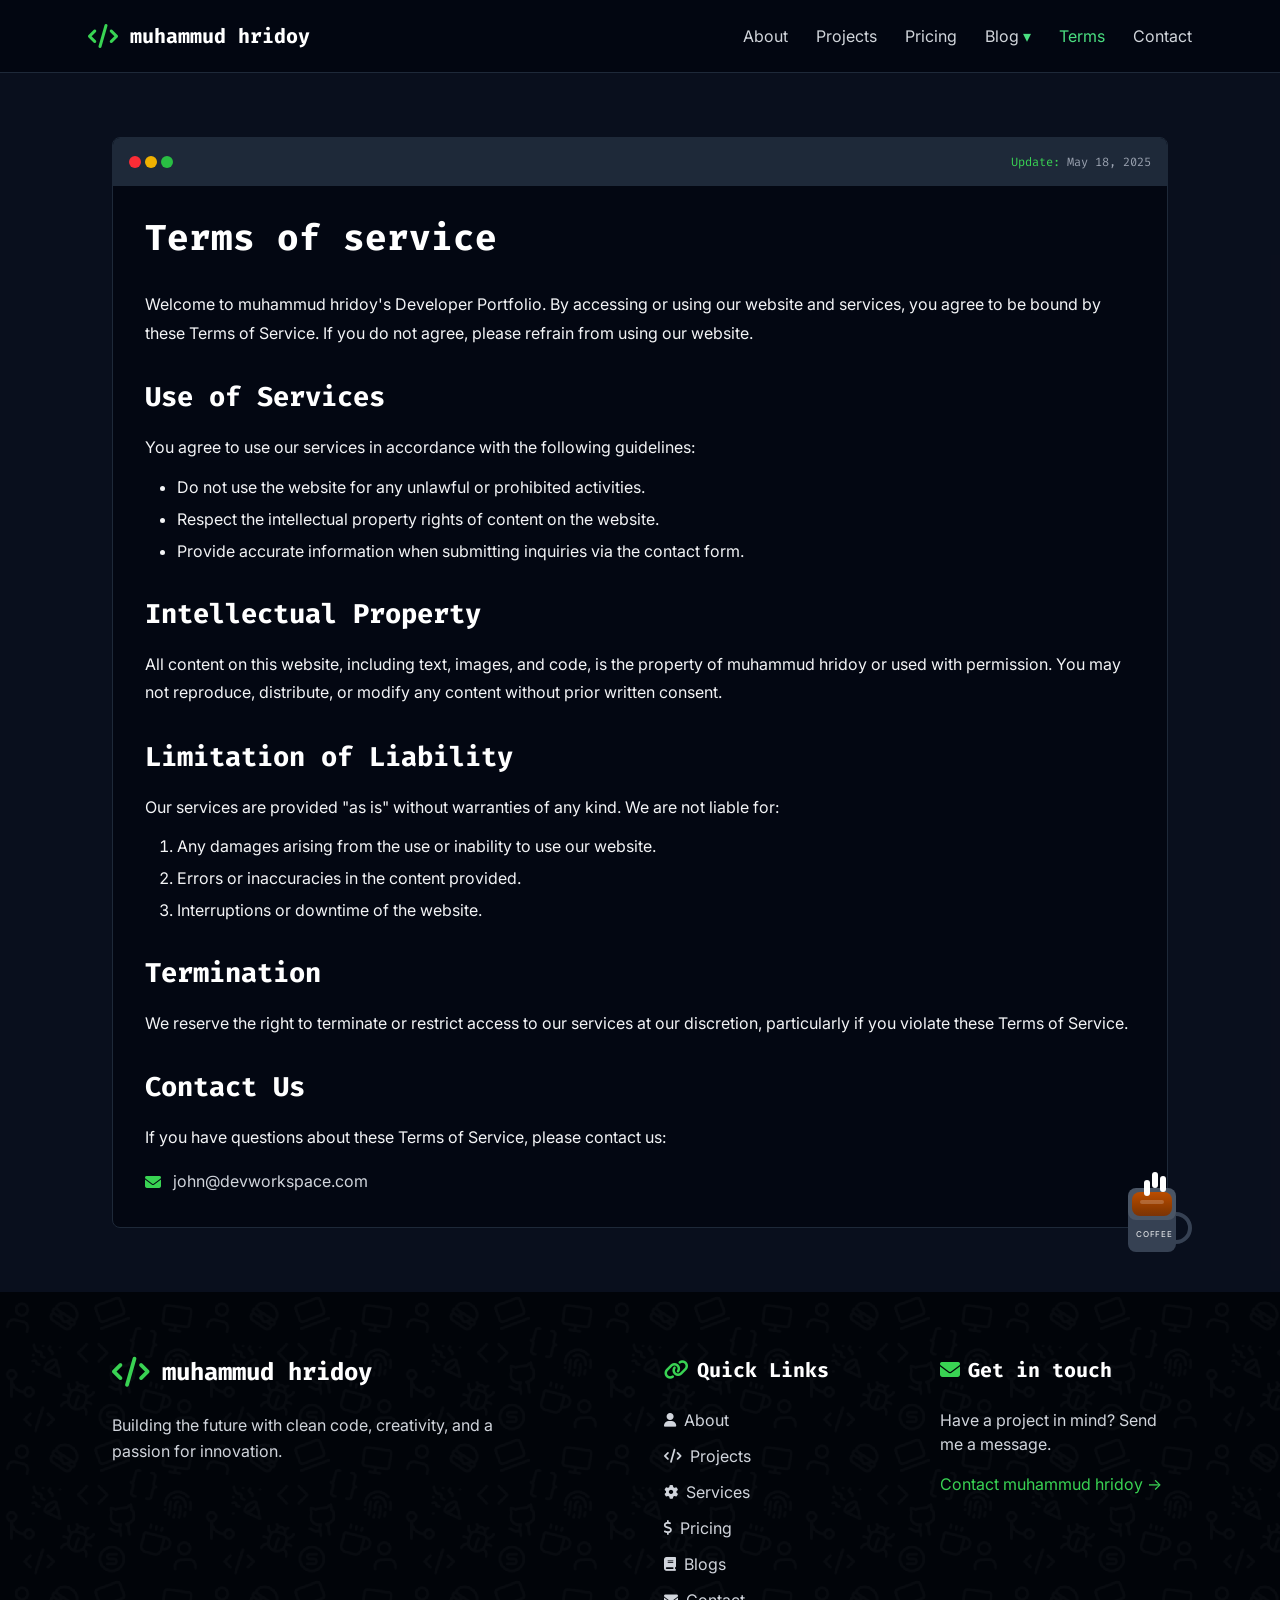
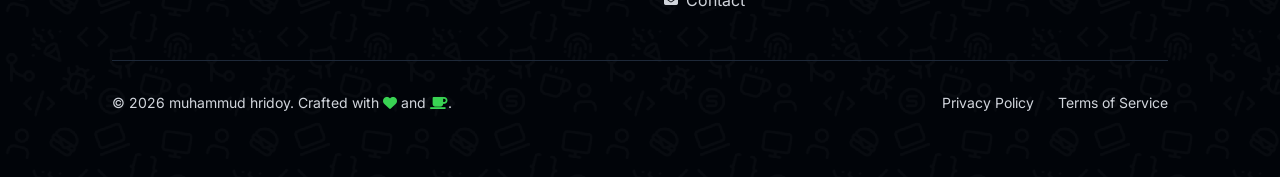
<file: terms.html>
<!DOCTYPE html>
<html lang="en">

<!-- Mirrored from portfolio.tailwindtemplate.net/devpro/terms.html by HTTrack Website Copier/3.x [XR&CO'2014], Mon, 25 Aug 2025 17:18:35 GMT -->
<head>
    <meta charset="UTF-8">
    <meta name="viewport" content="width=device-width, initial-scale=1.0">
    <title>Terms · muhammud hridoy</title>
    <!-- Custom styles--->
    <link rel="stylesheet" href="src/css/style.css">
    <link rel="shortcut icon" type="image/x-icon" href="src/img/favicon.png" />
    <link href="https://fonts.googleapis.com/css2?family=Fira+Code:wght@400;500;700&amp;family=Inter:wght@300;400;700;900&amp;display=swap" rel="stylesheet" />
    <link href="https://cdnjs.cloudflare.com/ajax/libs/font-awesome/6.3.0/css/all.min.css" rel="stylesheet">
<link rel="stylesheet" href="cms/public.css?v=category-bar-6">
<link rel="stylesheet" href="cms/navigation.css?v=nav-7"><script src="cms/navigation.js?v=nav-7" defer></script></head>
<body class="bg-gray-950 text-gray-100 font-sans">
    <header class="sticky top-0 z-50 bg-gray-950/95 backdrop-blur-sm border-b border-gray-800" x-data="{ open: false}">
        <nav class="hc-nav" aria-label="Main navigation"><a href="index.html" class="flex layhetgsjdcb gap-3">
                <i class="fas fa-code text-green-400 text-2xl led-glow"></i>
                <span class="text-xl font-bold text-white font-code">muhammud hridoy</span>
            </a><div class="hc-desktop-nav"><div class="hc-nav-links"><a href="about.html">About</a><a href="projects.html">Projects</a><a href="pricing.html">Pricing</a><details class="hc-blog-menu"><summary>Blog</summary><div class="hc-blog-links"><a href="blogs.html">Blog</a><a href="blog-detail.html">Blog Details</a></div></details><a href="terms.html" aria-current="page">Terms</a><a href="contact.html">Contact</a></div></div><details class="hc-mobile-nav"><summary>Menu ☰</summary><div class="hc-nav-links"><a href="about.html">About</a><a href="projects.html">Projects</a><a href="pricing.html">Pricing</a><details class="hc-blog-menu"><summary>Blog</summary><div class="hc-blog-links"><a href="blogs.html">Blog</a><a href="blog-detail.html">Blog Details</a></div></details><a href="terms.html" aria-current="page">Terms</a><a href="contact.html">Contact</a></div></details></nav>
    </header>

    <main class="relative min-h-screen bg-gray-900/50 mklausjenrhtm">
        <!-- Terms of Service Section -->
        <section class="py-16 dkslaoeyhnmj lg:px-12 max-w-6xl mx-auto relative z-10">
            <!-- Terminal Window -->
            <div class="bg-gray-950 rounded-lg border border-gray-800 terminal-shadow mklausjenrhtm">
                <!-- Terminal Header -->
                <div class="bg-gray-800 p-4 flex layhetgsjdcb gap-2">
                    <div class="flex gap-1">
                        <div class="w-3 h-3 bg-red-500 boalstehwqbj"></div>
                        <div class="w-3 h-3 bg-yellow-500 boalstehwqbj"></div>
                        <div class="w-3 h-3 bg-green-500 boalstehwqbj"></div>
                    </div>
                    <div class="text-xs text-gray-400 font-code ms-auto"><span class="text-green-400">Update:</span> May 18, 2025</div>
                </div>
                <!-- Content -->
                <div class="p-8">
                    <!-- Header -->
                    <div class="mb-8 opacity-0" x-data="{ visible: false }" x-intersect.once="visible = true" x-bind:class="visible ? 'animated fadeInUp delay100' : 'opacity-0'">
                        <h1 class="text-3xl lg:text-4xl font-bold font-code text-white mb-4">
                            Terms of service
                        </h1>
                    </div>

                    <!-- Post content -->
                    <div class="relative post-content opacity-0" x-data="{ visible: false }" x-intersect.once="visible = true" x-bind:class="visible ? 'animated fadeInUp delay200' : 'opacity-0'">
                        <p>
                            Welcome to muhammud hridoy's Developer Portfolio. By accessing or using our website and services, you agree to be bound by these Terms of Service. If you do not agree, please refrain from using our website.
                        </p>
                        <h2>Use of Services</h2>
                        <p>
                            You agree to use our services in accordance with the following guidelines:
                        </p>
                        <ul>
                            <li>Do not use the website for any unlawful or prohibited activities.</li>
                            <li>Respect the intellectual property rights of content on the website.</li>
                            <li>Provide accurate information when submitting inquiries via the contact form.</li>
                        </ul>
                        <h2>Intellectual Property</h2>
                        <p>
                            All content on this website, including text, images, and code, is the property of muhammud hridoy or used with permission. You may not reproduce, distribute, or modify any content without prior written consent.
                        </p>
                        <h2>Limitation of Liability</h2>
                        <p>
                            Our services are provided "as is" without warranties of any kind. We are not liable for:
                        </p>
                        <ol>
                            <li>Any damages arising from the use or inability to use our website.</li>
                            <li>Errors or inaccuracies in the content provided.</li>
                            <li>Interruptions or downtime of the website.</li>
                        </ol>
                        <h2>Termination</h2>
                        <p>
                            We reserve the right to terminate or restrict access to our services at our discretion, particularly if you violate these Terms of Service.
                        </p>
                        <h2>Contact Us</h2>
                        <p>
                            If you have questions about these Terms of Service, please contact us:
                        </p>

                        <div class="flex layhetgsjdcb gap-3 mt-4">
                            <i class="fas fa-envelope text-green-400 led-glow"></i>
                            <a href="mailto:heartcoding294@gmail.com" class="text-gray-300 hover:text-green-400">john@devworkspace.com</a>
                        </div>
                    </div>
                </div>
            </div>

            <!-- Coffee Cup -->
            <div class="absolute bottom-10 right-10 w-12 h-16 opacity-0" x-data="{ visible: false }" x-intersect.once="visible = true" x-bind:class="visible ? 'animated fadeInUp delay100' : 'opacity-0'">
                <div class="absolute -right-4 top-6 h-8 w-8 border-4 border-gray-700 rounded-r-full"></div>
                <div class="absolute bottom-0 w-full h-10 bg-gray-700 rounded-b-lg"></div>
                <div class="absolute bottom-8 w-full h-8 bg-gray-600 rounded-lg">
                    <div class="absolute inset-1 rounded-lg bg-gradient-to-b from-amber-700 to-amber-900"></div>
                </div>
                <div class="absolute w-6 h-1 bg-white/20 boalstehwqbj left-3 top-3"></div>
                <div class="absolute w-1.5 h-4 bg-white bg-opacity-30 boalstehwqbj left-4 -top-2 steam steam1"></div>
                <div class="absolute w-1.5 h-4 bg-white bg-opacity-30 boalstehwqbj left-6 -top-4 steam steam2"></div>
                <div class="absolute w-1.5 h-4 bg-white bg-opacity-30 boalstehwqbj left-8 -top-3 steam steam3"></div>
                <div class="absolute left-2 bottom-3 text-[8px] tracking-widest">COFFEE</div>
            </div>
        </section>
    </main>

    <!-- footer -->
    <footer class="bg-dark py-16 relative mklausjenrhtm">
        <!-- pattern -->
        <div class="absolute inset-0 bg-hero opacity-[.03]"></div>
        <div class="max-w-6xl mx-auto dkslaoeyhnmj lg:px-12 relative z-10">
            <div class="grid grid-cols-1 md:hansjkeyrnbv gap-12">
                <div class="space-y-6 md:col-span-2">
                    <h3 class="flex layhetgsjdcb gap-3">
                        <i class="fas fa-code text-green-400 text-3xl led-glow"></i>
                        <span class="text-2xl font-bold text-white font-code">muhammud hridoy</span>
                    </h3>
                    <p class="text-gray-300 leading-relaxed pe-6 lg:pe-16">
                        Building the future with clean code, creativity, and a passion for innovation.
                    </p>
                    <div class="flex gap-5">
                        
                        
                        
                        
                    </div>
                </div>
                <div>
                    <h3 class="text-xl font-bold font-code text-white mb-6 flex layhetgsjdcb gap-2">
                        <i class="fas fa-link text-green-400"></i> Quick Links
                    </h3>
                    <ul class="space-y-3">
                        <li><a href="about.html" class="text-gray-300 hover:text-green-400 transition-colors flex layhetgsjdcb gap-2"><i class="fas fa-user text-sm"></i> About</a></li>
                        <li><a href="projects.html" class="text-gray-300 hover:text-green-400 transition-colors flex layhetgsjdcb gap-2"><i class="fas fa-code text-sm"></i> Projects</a></li>
                        <li><a href="services.html" class="text-gray-300 hover:text-green-400 transition-colors flex layhetgsjdcb gap-2"><i class="fas fa-gear text-sm"></i> Services</a></li>
                        <li><a href="pricing.html" class="text-gray-300 hover:text-green-400 transition-colors flex layhetgsjdcb gap-2"><i class="fas fa-dollar text-sm"></i> Pricing</a></li>
                        <li><a href="blogs.html" class="text-gray-300 hover:text-green-400 transition-colors flex layhetgsjdcb gap-2"><i class="fas fa-book text-sm"></i> Blogs</a></li>
                        <li><a href="contact.html" class="text-gray-300 hover:text-green-400 transition-colors flex layhetgsjdcb gap-2"><i class="fas fa-envelope text-sm"></i> Contact</a></li>
                    </ul>
                </div>
                <div>
                    <h3 class="text-xl font-bold font-code text-white mb-6 flex layhetgsjdcb gap-2">
                        <i class="fas fa-envelope text-green-400"></i> Get in touch
                    </h3>
                    <p class="text-gray-300 mb-4">Have a project in mind? Send me a message.</p>
                    <a href="contact.html" class="text-green-400">Contact muhammud hridoy →</a>
                </div>
            </div>

            <div class="mt-12 pt-8 border-t border-gray-800 flex ioajsklehsnm md:klsuaonrmcha vlaoethsnkma layhetgsjdcb spoathnmkles">
                <p class="text-gray-300 text-sm">&copy; <script>document.write(new Date().getFullYear());</script> muhammud hridoy. Crafted with <i class="fas fa-heart text-green-400"></i> and <i class="fas fa-coffee text-green-400"></i>.</p>
                <div class="flex cklsoitaghrv text-gray-300 text-sm">
                    <a href="privacy.html" class="hover:text-green-400 transition-colors">Privacy Policy</a>
                    <a href="terms.html" class="hover:text-green-400 transition-colors">Terms of Service</a>
                </div>
            </div>
        </div>
    </footer>

    <!-- Back to Top Button -->
    <button 
        id="back-to-top" class="fixed bottom-6 end-6 bg-gray-800 border border-green-600 font-bold size-10 flex layhetgsjdcb yhansklopals boalstehwqbj opacity-0 invisible transition-all duration-300 z-50"
        style="display: none;" title="Back to Top">
        <svg class="size-6 mx-auto" fill="none" stroke="currentColor" viewBox="0 0 24 24" xmlns="http://www.w3.org/2000/svg">
            <path stroke-linecap="round" stroke-linejoin="round" stroke-width="2" d="M5 10l7-7m0 0l7 7m-7-7v18"></path>
        </svg>
    </button>

    <!-- intersect -->
    <script defer src="vendors/@alpinejs/intersect/dist/cdn.min.js"></script>
    <!-- alpine js -->
    <script src="vendors/alpinejs/dist/cdn.min.js" defer></script>

    <script>
    document.addEventListener('DOMContentLoaded', () => {
        // Back to top and smooth scroll
        const backToTopButton = document.getElementById('back-to-top');

        window.addEventListener('scroll', () => {
            if (window.scrollY > 300) {
                backToTopButton.style.display = 'block';
                backToTopButton.classList.remove('opacity-0', 'invisible');
                backToTopButton.classList.add('opacity-100', 'visible');
            } else {
                backToTopButton.classList.remove('opacity-100', 'visible');
                backToTopButton.classList.add('opacity-0', 'invisible');
                setTimeout(() => {
                    if (window.scrollY <= 300) {
                        backToTopButton.style.display = 'none';
                    }
                }, 300);
            }
        });
        backToTopButton.addEventListener('click', () => {
            window.scrollTo({
                top: 0,
                behavior: 'smooth'
            });
        });
    });
    </script>
<script type="module" src="cms/public.js?v=category-bar-6"></script>
</body>

<!-- Mirrored from portfolio.tailwindtemplate.net/devpro/terms.html by HTTrack Website Copier/3.x [XR&CO'2014], Mon, 25 Aug 2025 17:18:35 GMT -->
</html>
</file>
<file: cms/admin.css>
@import url('https://fonts.googleapis.com/css2?family=DM+Sans:wght@400;500;600;700&family=Space+Grotesk:wght@400;500;600;700&display=swap');
:root{color-scheme:dark;--bg:#0d1012;--panel:#15191c;--raised:#1c2226;--line:#2a3034;--text:#eff2ee;--muted:#9aa5a9;--green:#c5f277;--green-dim:#24351e;--red:#ff9393;font-family:'DM Sans',sans-serif;font-size:16px}*{box-sizing:border-box}body{margin:0;background:var(--bg);color:var(--text);line-height:1.55}button,input,select,textarea{font:inherit}button,a,input,select,textarea{-webkit-tap-highlight-color:transparent}button,a{touch-action:manipulation}a{color:inherit;text-decoration:none}button{cursor:pointer}button:disabled{cursor:wait;opacity:.55}input,select,textarea{width:100%;border:1px solid var(--line);border-radius:9px;background:#101416;padding:12px 14px;color:var(--text);outline:none}textarea{resize:vertical;min-height:110px}input:focus,textarea:focus,select:focus{border-color:var(--green);box-shadow:0 0 0 3px #c5f27718}:focus-visible{outline:2px solid var(--green);outline-offset:4px}label{display:block;color:#d7deda;font-size:.875rem;font-weight:500}label input,label textarea,label select{margin-top:8px}svg{width:20px;height:20px;display:block;flex-shrink:0}h1,h2,h3,h4,p{margin:0}h1,h2,h3,.brand,.stat-number{font-family:'Space Grotesk',sans-serif}h1{font-size:2.25rem;letter-spacing:-1.2px;line-height:1.15}h2{font-size:1.55rem;letter-spacing:-.6px}h3{font-size:1.125rem}p{color:var(--muted)}[hidden]{display:none!important}.btn{display:inline-flex;align-items:center;justify-content:center;gap:10px;border:1px solid var(--line);padding:11px 18px;min-height:44px;border-radius:9px;color:var(--text);background:var(--raised);font-weight:600;font-size:.875rem}.btn:hover{background:#293136}.btn.primary{background:var(--green);color:#14200d;border-color:var(--green)}.btn.primary:hover{background:#d3ff8c}.btn.danger{background:#4d2024;color:#ffc0c0;border-color:#8d3d45}.icon-btn{display:inline-flex;align-items:center;justify-content:center;width:38px;height:38px;border:1px solid transparent;border-radius:8px;background:transparent;color:var(--muted);flex-shrink:0}.icon-btn:hover{background:var(--raised);color:var(--text)}.text-button{border:0;background:transparent;color:var(--muted);font-size:.875rem;padding:8px 0}.text-button:hover{color:var(--green)}.brand{display:flex;align-items:center;gap:12px;font-size:1.125rem;font-weight:600;line-height:1.25}.brand-mark{display:inline-grid;place-items:center;width:44px;height:44px;border-radius:12px;background:var(--green);color:#16220d;font:700 20px 'Space Grotesk',monospace;flex-shrink:0}.brand small{display:block;color:var(--muted);font:500 .75rem 'DM Sans',sans-serif;letter-spacing:1.6px;margin-top:7px}.brand-label{font:500 .75rem 'DM Sans',sans-serif;letter-spacing:2px;color:var(--muted);border-left:1px solid var(--line);padding-left:16px;margin-left:8px}.eyebrow{font-size:.75rem;letter-spacing:1.8px;font-weight:700;color:var(--green)}.login-layout{min-height:100vh;display:grid;grid-template-columns:1.2fr 1fr}.login-intro{padding:45px 55px;background:#141a17;display:flex;flex-direction:column;justify-content:space-between;gap:70px;border-right:1px solid var(--line)}.login-intro h1{font-size:clamp(2.5rem,4.2vw,4.5rem);letter-spacing:-2.5px;margin:20px 0 24px}.login-intro em{color:var(--green);font-style:normal}.login-intro small{color:var(--muted)}.login-samples{display:flex;gap:18px;margin-top:36px}.login-samples img{width:46%;aspect-ratio:1.55;object-fit:cover;object-position:top;border-radius:12px;border:1px solid #46513d}.login-side{display:grid;place-items:center;padding:48px 28px}.login-card{width:100%;max-width:370px;display:grid;gap:20px}.login-card>.brand-mark{margin-bottom:10px}.login-card h2{font-size:2rem}.login-card>p{margin-top:-12px}.login-card .text-button{padding:0}.login-card .btn{width:100%;justify-content:space-between}.back-link{color:var(--muted);text-align:center;font-size:.875rem}.notice{padding:14px;background:var(--green-dim);border:1px solid #3b5130;border-radius:8px;font-size:.875rem;color:#d2e6bc}.error{font-size:.875rem;color:var(--red);white-space:pre-wrap}.error:empty{display:none}.app{display:grid;grid-template-columns:248px minmax(0,1fr);min-height:100vh}.sidebar{position:sticky;top:0;height:100vh;background:#121619;border-right:1px solid var(--line);padding:30px 20px 0;display:flex;flex-direction:column}.sidebar .brand{padding:0 4px}.nav-caption{color:#738084;font-size:.75rem;font-weight:600;letter-spacing:1.5px;margin:46px 14px 14px}.nav-item{width:100%;display:flex;align-items:center;gap:12px;border:0;background:none;color:var(--muted);padding:13px 15px;border-radius:9px;margin-bottom:7px;text-align:left;font-size:.875rem;font-weight:500}.nav-item.active{background:var(--green-dim);color:var(--green)}.nav-item:hover:not(.active){background:var(--raised);color:var(--text)}.nav-count{margin-left:auto;font-size:.75rem;background:#ffffff0b;border-radius:5px;padding:1px 7px}.sidebar-bottom{margin-top:auto;padding-top:60px}.portfolio-link{display:flex;justify-content:space-between;padding:13px 14px;border:1px solid var(--line);border-radius:9px;font-size:.875rem}.account{display:flex;align-items:center;gap:10px;padding:23px 0;border-top:1px solid var(--line);margin-top:24px}.avatar{background:#2c3830;color:var(--green);width:36px;height:36px;border-radius:50%;display:grid;place-items:center;font-size:.75rem;font-weight:700;flex-shrink:0}.account-info{min-width:0;flex:1}.account strong{display:block;font-size:.875rem}.account small{display:block;color:var(--muted);font-size:.75rem;overflow:hidden;text-overflow:ellipsis;white-space:nowrap}.workspace{min-width:0}.topbar{height:84px;display:flex;align-items:center;justify-content:space-between;border-bottom:1px solid var(--line);padding:0 40px;gap:20px}.breadcrumb{font-size:.875rem;color:var(--muted)}.breadcrumb span{padding:0 15px;color:#5a656a}.breadcrumb strong{font-weight:500;color:var(--text)}.topbar-right{display:flex;align-items:center;gap:24px}.connection{font-size:.75rem;border:1px solid var(--line);border-radius:20px;padding:4px 12px;color:var(--muted)}.connection.live{color:var(--green);border-color:#3b5130}.preview-banner{padding:12px 40px;background:#242b1b;color:#d5dfbd;border-bottom:1px solid #3b4430;font-size:.875rem}.preview-banner button{border:0;background:transparent;color:var(--green);text-decoration:underline;margin-left:6px;font:inherit}main{padding:36px 40px 60px;max-width:1550px;margin:auto}.page-head{display:flex;justify-content:space-between;align-items:center;gap:24px;margin-bottom:30px}.page-head p{margin-top:10px}.head-actions{display:flex;gap:10px}.stats{display:grid;grid-template-columns:repeat(3,minmax(0,1fr));gap:18px;margin-bottom:34px}.stat{background:var(--panel);border:1px solid var(--line);border-radius:13px;padding:23px 24px;position:relative}.stat-icon{position:absolute;right:24px;top:24px;background:#232b26;padding:9px;border-radius:9px;color:var(--green)}.stat-label{font-size:.875rem;color:var(--muted)}.stat-number{font-size:2.5rem;font-weight:600;line-height:1.25;margin:15px 0 7px}.stat-foot{font-size:.75rem;color:var(--muted)}.stat:first-child{border-top:2px solid var(--green)}.section-head{display:flex;align-items:center;justify-content:space-between;margin:0 0 19px;gap:20px}.section-head h2{font-size:1.25rem}.section-head p{font-size:.875rem;margin-top:4px}.project-grid{display:grid;grid-template-columns:repeat(3,minmax(0,1fr));gap:20px}.project-card{background:var(--panel);border:1px solid var(--line);border-radius:13px;overflow:hidden;min-width:0;transition:border-color .2s}.project-card:hover{border-color:#586447}.project-cover{height:180px;background:#232a26;position:relative}.project-cover>img{width:100%;height:100%;object-fit:cover;object-position:top}.project-cover .status{position:absolute;left:13px;top:13px;box-shadow:0 2px 8px #0006}.status{display:inline-flex;font-size:.75rem;border:1px solid #46603a;padding:3px 9px;border-radius:6px;background:#263c23;color:#d1f5b3;white-space:nowrap}.status.draft{color:#edd0a1;background:#3e3322;border-color:#665337}.project-copy{padding:20px}.project-copy h3{overflow-wrap:anywhere;margin-bottom:8px}.project-copy p{font-size:.875rem;min-height:44px;display:-webkit-box;-webkit-line-clamp:2;-webkit-box-orient:vertical;overflow:hidden;overflow-wrap:anywhere}.tags{display:flex;gap:6px;flex-wrap:wrap;margin-top:16px}.tags span{font-size:.75rem;background:#242b2e;color:#bec9cb;padding:4px 8px;border-radius:5px;overflow-wrap:anywhere;max-width:100%}.card-actions{display:flex;align-items:center;justify-content:space-between;padding:12px 18px;border-top:1px solid var(--line)}.card-actions .text-button{display:flex;gap:7px;align-items:center;color:#c7d2d3}.card-actions .text-button svg{width:15px;height:15px}.card-actions small{font-size:.75rem;color:#81908d}.card-actions>div{display:flex;gap:4px}.cover-placeholder{height:100%;min-height:140px;display:grid;place-items:center;color:#a9c28d;background:#202a21}.cover-placeholder svg{width:36px;height:36px}.overview-bottom{display:grid;grid-template-columns:1.15fr 1fr;gap:20px;margin-top:30px}.panel{padding:24px;background:var(--panel);border:1px solid var(--line);border-radius:13px}.panel h3{margin-bottom:9px}.panel p{font-size:.875rem}.panel .btn{margin-top:20px}.tip-panel{background:#1c261b;border-color:#36452d}.tip-panel h3{color:var(--green)}.service-list{display:grid;gap:14px}.service-row{display:flex;align-items:center;gap:20px;padding:22px;background:var(--panel);border:1px solid var(--line);border-radius:12px;min-width:0}.service-symbol{color:var(--green);background:var(--green-dim);width:52px;height:52px;border-radius:12px;display:grid;place-items:center;flex-shrink:0}.service-copy{flex:1;min-width:0}.service-copy p{font-size:.875rem;overflow-wrap:anywhere}.service-copy h3{margin-bottom:4px;overflow-wrap:anywhere}.service-copy .tags{margin-top:10px}.toolbar{display:flex;justify-content:space-between;gap:20px;align-items:center;margin-bottom:24px}.search{max-width:330px}.filter{display:flex;padding:4px;background:var(--panel);border:1px solid var(--line);border-radius:9px;gap:4px}.filter button{border:0;background:transparent;padding:7px 12px;border-radius:6px;font-size:.875rem;color:var(--muted)}.filter button.selected{background:#303931;color:#e7f3de}.empty{border:1px dashed #3a453d;border-radius:13px;padding:52px 25px;text-align:center;grid-column:1/-1}.empty>svg{margin:0 auto 18px;color:var(--green);width:32px;height:32px}.empty h3{margin-bottom:8px}.empty .btn{margin-top:22px}.setup-grid{display:grid;grid-template-columns:1.15fr 1fr;gap:24px}.setup-steps{counter-reset:steps;display:grid;gap:26px;margin-top:24px}.setup-step{position:relative;padding-left:42px}.setup-step:before{counter-increment:steps;content:counter(steps);position:absolute;left:0;top:0;background:var(--green-dim);color:var(--green);border:1px solid #3e5131;border-radius:50%;width:27px;height:27px;text-align:center;font-size:.875rem;line-height:25px}.setup-step h3{font-size:1rem;margin-bottom:5px}.setup-step a{color:var(--green);text-decoration:underline}.setup-step code{font-size:.8rem;overflow-wrap:anywhere;color:#e0e9d9}#config-form{display:grid;gap:18px;margin-top:22px}.setup-note{font-size:.875rem;margin-top:20px}.editor{width:min(960px,calc(100% - 32px));max-height:calc(100dvh - 40px);padding:0;background:var(--panel);color:var(--text);border:1px solid #3c4540;border-radius:16px;box-shadow:0 30px 100px #0008}.editor::backdrop,.confirm-dialog::backdrop{background:#030606cc;backdrop-filter:blur(5px)}.dialog-head{display:flex;justify-content:space-between;align-items:center;padding:25px 30px;border-bottom:1px solid var(--line)}.dialog-head h2{margin-top:5px}.editor-body{display:grid;grid-template-columns:1.25fr 1fr;gap:30px;padding:28px 30px}.editor-fields{display:grid;gap:19px;align-content:start}.field-row{display:grid;grid-template-columns:1fr 1fr;gap:16px}.field-help{display:block;color:var(--muted);font-size:.75rem;font-weight:400;margin-top:6px}.required{color:var(--green)}.upload-zone{display:flex;flex-direction:column;align-items:center;justify-content:center;border:1px dashed #53634a;border-radius:10px;text-align:center;padding:25px 18px;gap:8px;background:#1b241c;cursor:pointer;margin-top:10px}.upload-zone:hover,.upload-zone.dragging{border-color:var(--green);background:#263123}.upload-zone svg{color:var(--green);width:25px;height:25px;margin-bottom:5px}.upload-zone>span:not([data-icon]){font-size:.875rem;color:var(--muted)}.upload-zone small{font-size:.75rem;color:#94a18d;margin-top:5px}.upload-zone input{width:100%;font-size:.75rem;padding:6px;border:0;background:transparent}.preview-label{margin:26px 0 10px;color:var(--muted);font-size:.75rem}.mini-card{background:#111613;border:1px solid var(--line);border-radius:10px;overflow:hidden}.mini-card img{width:100%;aspect-ratio:1.8;object-fit:cover;object-position:top;display:block}.mini-copy{padding:18px}.mini-copy h3{font-size:1rem;overflow-wrap:anywhere}.mini-copy p{font-size:.875rem;margin-top:7px;overflow-wrap:anywhere;white-space:pre-line}.dialog-footer{display:flex;align-items:center;justify-content:space-between;gap:20px;padding:20px 30px;border-top:1px solid var(--line);background:#13181b}.dialog-footer>div{display:flex;gap:10px;margin-left:auto;flex-shrink:0}.confirm-dialog{max-width:440px;width:calc(100% - 32px);background:var(--panel);color:var(--text);border:1px solid var(--line);border-radius:14px;padding:28px}.confirm-dialog p{margin-top:12px;overflow-wrap:anywhere}.actions{display:flex;justify-content:flex-end;gap:10px;margin-top:24px}.toast{position:fixed;bottom:28px;left:50%;transform:translateX(-50%);background:#d1edb2;color:#18230d;box-shadow:0 6px 30px #0008;border-radius:10px;padding:14px 22px;z-index:100;font-size:.875rem;max-width:calc(100% - 32px)}.load-error{padding:25px;border:1px solid #785040;border-radius:12px;background:#2d211b}.load-error p{color:#edc8b1;margin-bottom:14px}.loading{padding:55px;text-align:center;color:var(--muted)}
@media(min-width:1600px){.project-cover{height:230px}}
@media(max-width:1150px){.app{grid-template-columns:210px minmax(0,1fr)}.sidebar{padding:28px 13px 0}.sidebar .brand{font-size:.95rem;gap:8px}.brand-mark{width:38px;height:38px}main{padding:28px}.topbar{padding:0 28px}.project-grid{grid-template-columns:repeat(2,minmax(0,1fr))}.project-cover{height:195px}.overview-bottom{grid-template-columns:1fr 1fr}.setup-grid{grid-template-columns:1fr}.login-intro{padding:35px}.login-intro h1{font-size:3.2rem}}
@media(max-width:760px){.login-layout{display:block}.login-intro{padding:25px;gap:28px}.login-intro h1{font-size:2.3rem;letter-spacing:-1px}.login-intro>div{display:none}.login-intro>small{display:none}.login-side{padding:32px 24px}.app{display:block}.sidebar{position:relative;height:auto;padding:18px;border-right:0;border-bottom:1px solid var(--line)}.sidebar>.brand{padding:0}.nav-caption{display:none}.sidebar nav{display:flex;gap:5px;margin-top:18px;overflow:auto}.nav-item{width:auto;flex:1;white-space:nowrap;justify-content:center;padding:10px;font-size:.8rem;margin:0;gap:6px}.nav-item svg{width:16px;height:16px}.nav-count{display:none}.sidebar-bottom{padding:0;position:absolute;right:16px;top:19px;margin:0}.sidebar-bottom>.portfolio-link{display:none}.account{padding:0;border:0;margin:0}.account-info,.account>.avatar{display:none}.topbar{height:60px;padding:0 20px}.topbar-right{gap:12px}.topbar-right .text-button{display:none}.preview-banner{padding:12px 20px}.breadcrumb span{padding:0 8px}main{padding:26px 20px 40px}.page-head{align-items:flex-start;gap:18px;flex-wrap:wrap;margin-bottom:24px}h1{font-size:1.9rem}.page-head p{font-size:.875rem}.head-actions{width:100%}.stats{gap:10px}.stat{padding:16px 12px}.stat-icon{display:none}.stat-number{font-size:2rem}.stat-label,.stat-foot{font-size:.75rem}.project-grid{gap:15px}.project-cover{height:150px}.project-copy{padding:15px}.card-actions{padding:9px 13px}.overview-bottom{grid-template-columns:1fr}.toolbar{align-items:stretch;flex-direction:column;gap:12px}.search{max-width:none}.filter{align-self:flex-start}.service-row{gap:12px;padding:17px;flex-wrap:wrap}.service-copy{flex-basis:60%}.service-row>.status{margin-left:64px}.editor-body{grid-template-columns:1fr;padding:22px;gap:20px}.dialog-head{padding:20px 22px}.editor-preview{display:flex;flex-direction:column}.editor-preview .mini-card{max-width:400px}.dialog-footer{padding:18px 22px;flex-direction:column;align-items:stretch;gap:12px}.dialog-footer>div{margin-left:0;justify-content:flex-end}.setup-grid{gap:18px}.panel{padding:20px}.login-card>.brand-mark{display:none}}
@media(max-width:450px){.project-grid{grid-template-columns:1fr}.project-cover{height:210px}.stats{grid-template-columns:1fr}.stat{display:grid;grid-template-columns:1fr auto;align-items:center;gap:4px 15px}.stat-number{grid-column:2;grid-row:1/3;margin:0}.stat-foot{grid-column:1}.nav-item{flex-direction:column;padding:9px}.field-row{grid-template-columns:1fr}.head-actions .btn{flex:1}.service-row>.status{margin-left:0}.brand-label{display:none}}
@media(prefers-reduced-motion:reduce){*{scroll-behavior:auto!important;transition:none!important}}

.category-edit{display:flex;align-items:end;gap:12px;flex-wrap:wrap;margin:20px 0}.category-edit label{flex:1;min-width:180px}.category-edit input{width:100%}.category-list{margin-top:24px}.category-list form{padding:18px 0;border-top:1px solid #29332c}
</file>
<file: cms/public.css>
.hc-section{padding:80px 24px;background:rgba(17,24,39,.5);scroll-margin-top:80px}.hc-container{max-width:1152px;margin:auto}.hc-heading{font-size:clamp(1.9rem,4vw,2.5rem);font-weight:700;color:#f9fafb;margin-bottom:10px;font-family:'Fira Code',monospace}.hc-heading span{color:#4ade80}.hc-subtitle{color:#9ca3af;margin-bottom:32px}.hc-grid{display:grid;grid-template-columns:repeat(3,minmax(0,1fr));gap:26px}.hc-card{background:#030712;border:1px solid #1f2937;border-radius:12px;overflow:hidden;display:flex;flex-direction:column;transition:transform .2s,border-color .2s}.hc-card:hover{transform:translateY(-4px);border-color:#416850}.hc-cover{display:block;aspect-ratio:1.7;overflow:hidden;background:#17231c}.hc-cover img{width:100%;height:100%;object-fit:cover;object-position:top}.hc-copy{padding:24px;flex:1}.hc-copy h3{color:#fff;font-size:1.25rem;font-family:'Fira Code',monospace;font-weight:700;margin-bottom:12px;overflow-wrap:anywhere}.hc-copy p{color:#d1d5db;font-size:1rem;line-height:1.7;white-space:pre-line;overflow-wrap:anywhere}.hc-tags{display:flex;flex-wrap:wrap;gap:7px;margin-top:18px}.hc-tags span{color:#c4d3cb;font-size:.875rem;padding:4px 9px;background:#182321;border-radius:5px;overflow-wrap:anywhere;max-width:100%}.hc-links{display:flex;gap:20px;padding:16px 24px;border-top:1px solid #1f2937;flex-wrap:wrap}.hc-links a{font-size:.875rem;color:#4ade80}.hc-links a:hover{text-decoration:underline}.hc-service-mark{color:#4ade80;font-family:monospace;font-size:1.3rem;margin-bottom:22px}.hc-empty{padding:28px;border:1px solid #374151;border-radius:10px;color:#9ca3af;grid-column:1/-1}.hc-retry{border:1px solid #4ade80;padding:8px 15px;border-radius:6px;color:#4ade80;background:transparent;margin-top:12px;cursor:pointer}.hc-loading{color:#9ca3af}.hc-form-note{font-size:.875rem;margin:12px 0;color:#9ca3af}.hc-form-status{color:#4ade80}.hc-hide{display:none!important}@media(max-width:900px){.hc-grid{grid-template-columns:repeat(2,minmax(0,1fr))}}@media(max-width:600px){.hc-grid{grid-template-columns:1fr}.hc-section{padding:55px 20px}}@media(prefers-reduced-motion:reduce){.hc-card{transition:none}.hc-card:hover{transform:none}}

/* Match the centered, green-underlined collaboration heading. */
.hc-heading{display:table;position:relative;margin:0 auto 22px;text-align:center;max-width:100%;line-height:1.35;padding-bottom:8px}
.hc-heading::after{content:"";position:absolute;bottom:0;left:0;width:100%;height:4px;background:#22c55e;opacity:.7}
.hc-subtitle{text-align:center;max-width:680px;margin:0 auto 32px;line-height:1.7}
.hc-filters{display:flex;justify-content:center;flex-wrap:wrap;gap:10px;margin:0 0 18px}
.hc-filter{border:1px solid #374151;border-radius:999px;padding:10px 19px;background:#111827;color:#d1d5db;font:inherit;cursor:pointer;transition:background .15s,color .15s}
.hc-filter:hover{border-color:#4ade80;color:#4ade80}
.hc-filter[aria-pressed="true"]{background:#22c55e;border-color:#22c55e;color:#031109;font-weight:700}
.hc-filter:focus-visible{outline:3px solid #86efac;outline-offset:4px}
.hc-results{text-align:center;color:#9ca3af;margin:0 0 24px;font-size:.875rem}
.hc-category{display:inline-block;margin-bottom:12px;color:#86efac;font-size:.8rem;letter-spacing:.03em}
@media(max-width:600px){.hc-filter{padding:9px 14px}.hc-filters{gap:8px}}

.hc-show-all-wrap{display:flex;justify-content:center;margin-top:36px}
.hc-show-all{display:inline-flex;align-items:center;gap:12px;background:#22c55e;color:#031109;border:1px solid #22c55e;border-radius:8px;padding:13px 24px;font-weight:700;text-decoration:none}
.hc-show-all:hover{background:#4ade80;border-color:#4ade80}
.hc-show-all:focus-visible{outline:3px solid #86efac;outline-offset:4px}
</file>
<file: cms/navigation.css>
.hc-nav{max-width:1152px;margin:auto;padding:22px 24px;display:flex;align-items:center;justify-content:space-between;gap:24px;position:relative}
.hc-nav-brand{display:flex;align-items:center;gap:12px;color:#fff;font-weight:700;font-size:20px;text-decoration:none}
.hc-nav-links{display:flex;align-items:center;gap:28px}.hc-nav a,.hc-nav summary{color:#d1d5db;text-decoration:none;cursor:pointer}.hc-nav a:hover,.hc-nav summary:hover,.hc-nav [aria-current=page]{color:#4ade80}
.hc-nav summary{list-style:none}.hc-nav summary::-webkit-details-marker{display:none}.hc-blog-menu{position:relative}.hc-blog-menu>summary::after{content:' ▾';color:#4ade80}.hc-blog-links{position:absolute;top:calc(100% + 14px);left:0;min-width:170px;padding:8px;border:1px solid #374151;border-radius:10px;background:#030712;box-shadow:0 12px 30px #0008;z-index:60}.hc-blog-links a{display:block;padding:10px 12px;white-space:nowrap}.hc-blog-links a:hover{background:#182321;border-radius:6px}
.hc-mobile-nav{display:none}.hc-nav a:focus-visible,.hc-nav summary:focus-visible{outline:2px solid #4ade80;outline-offset:5px}
@media(max-width:850px){.hc-desktop-nav{display:none}.hc-mobile-nav{display:block}.hc-mobile-nav>summary{padding:8px 12px;border:1px solid #374151;border-radius:6px}.hc-mobile-nav>.hc-nav-links{position:absolute;left:0;right:0;top:100%;padding:20px 24px;background:#030712;border-bottom:1px solid #374151;display:flex;align-items:stretch;flex-direction:column;gap:18px;max-height:75vh;overflow:auto}.hc-mobile-nav .hc-blog-links{position:static;margin-top:12px;box-shadow:none}.hc-nav{padding:18px 20px}}
</file>
